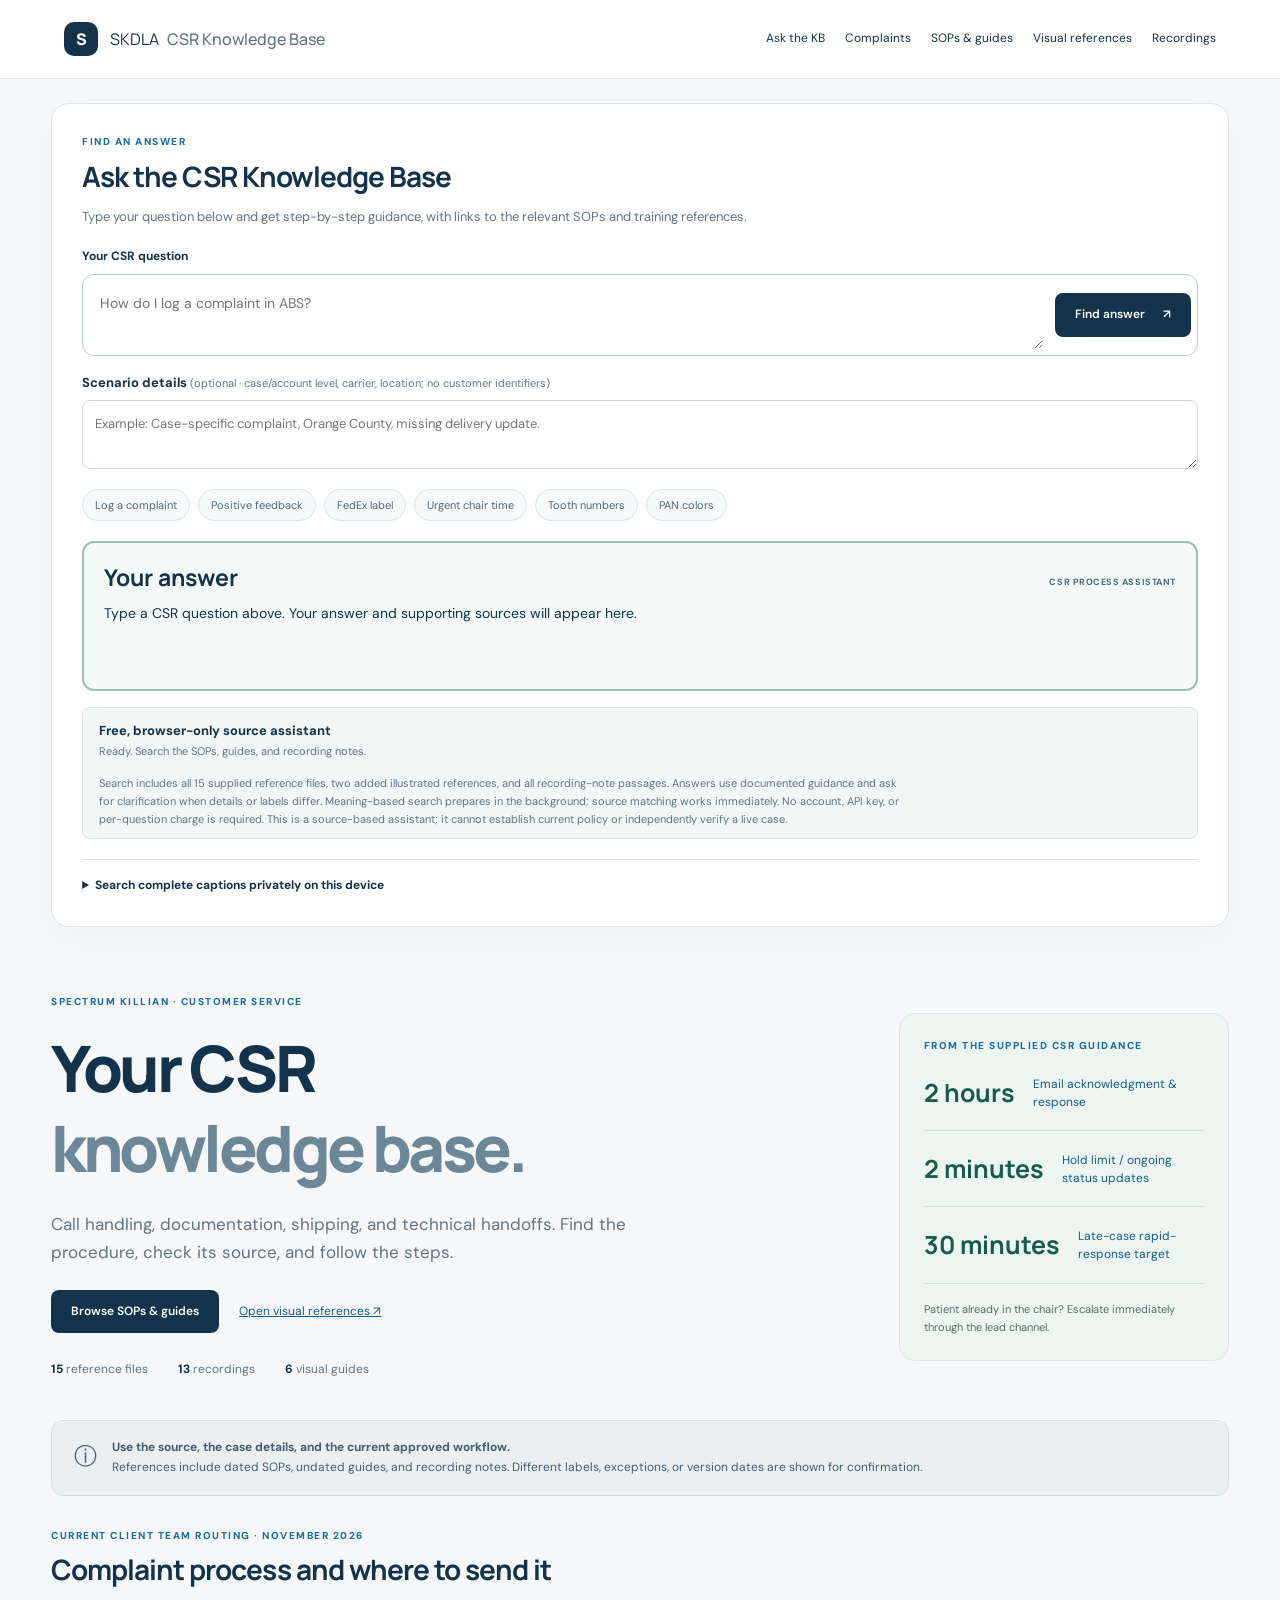
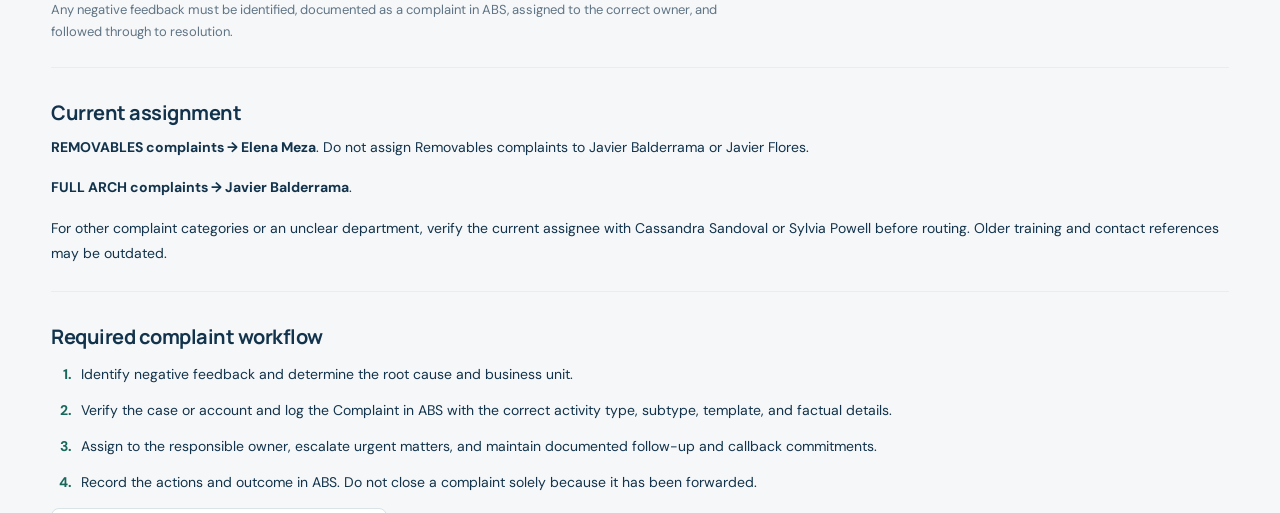
<file: index.html>
<!doctype html>
<html lang="en"><head><meta charset="utf-8"><meta name="viewport" content="width=device-width,initial-scale=1"><meta http-equiv="refresh" content="0;url=training/"><title>SKDLA CSR Knowledge Base</title><link rel="canonical" href="https://supportninja-source.github.io/skdla-de-knowledge-base/training/"></head><body><p><a href="training/">Open the SKDLA CSR Knowledge Base</a></p></body></html>
</file>
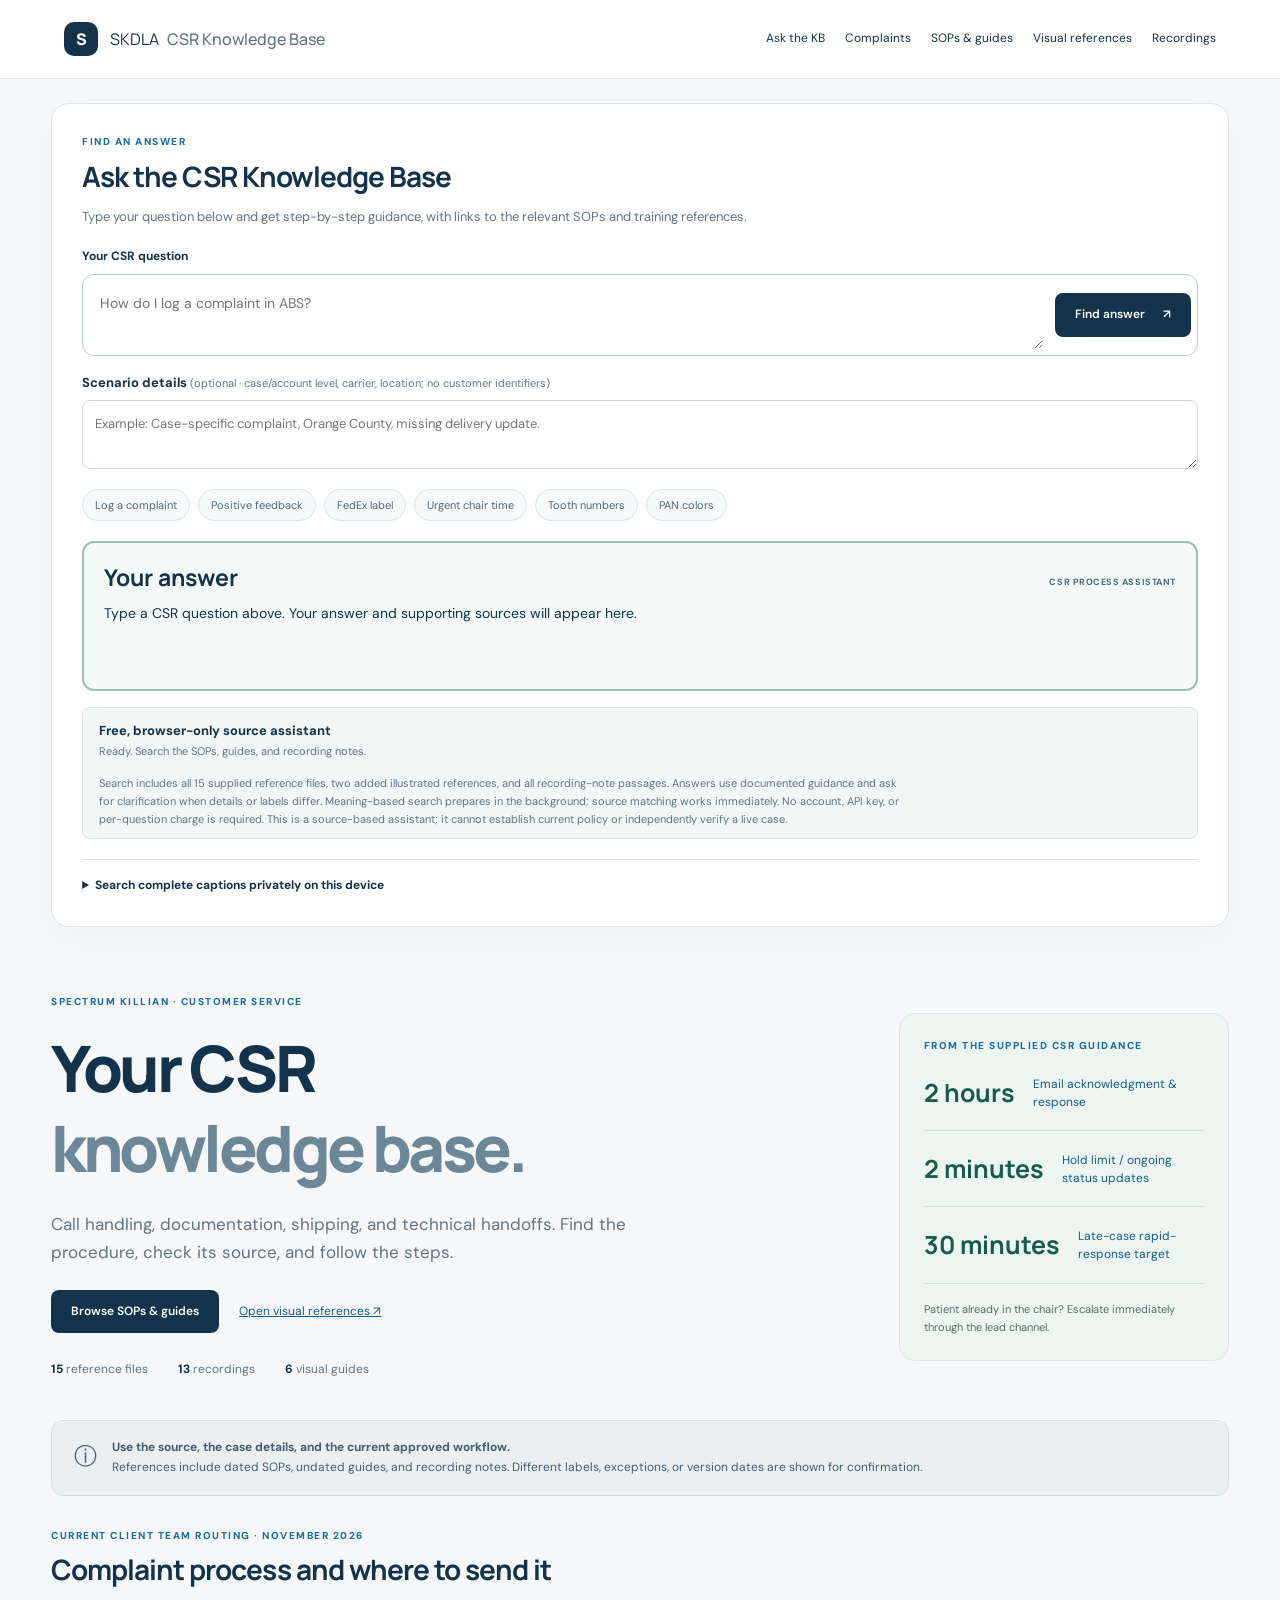
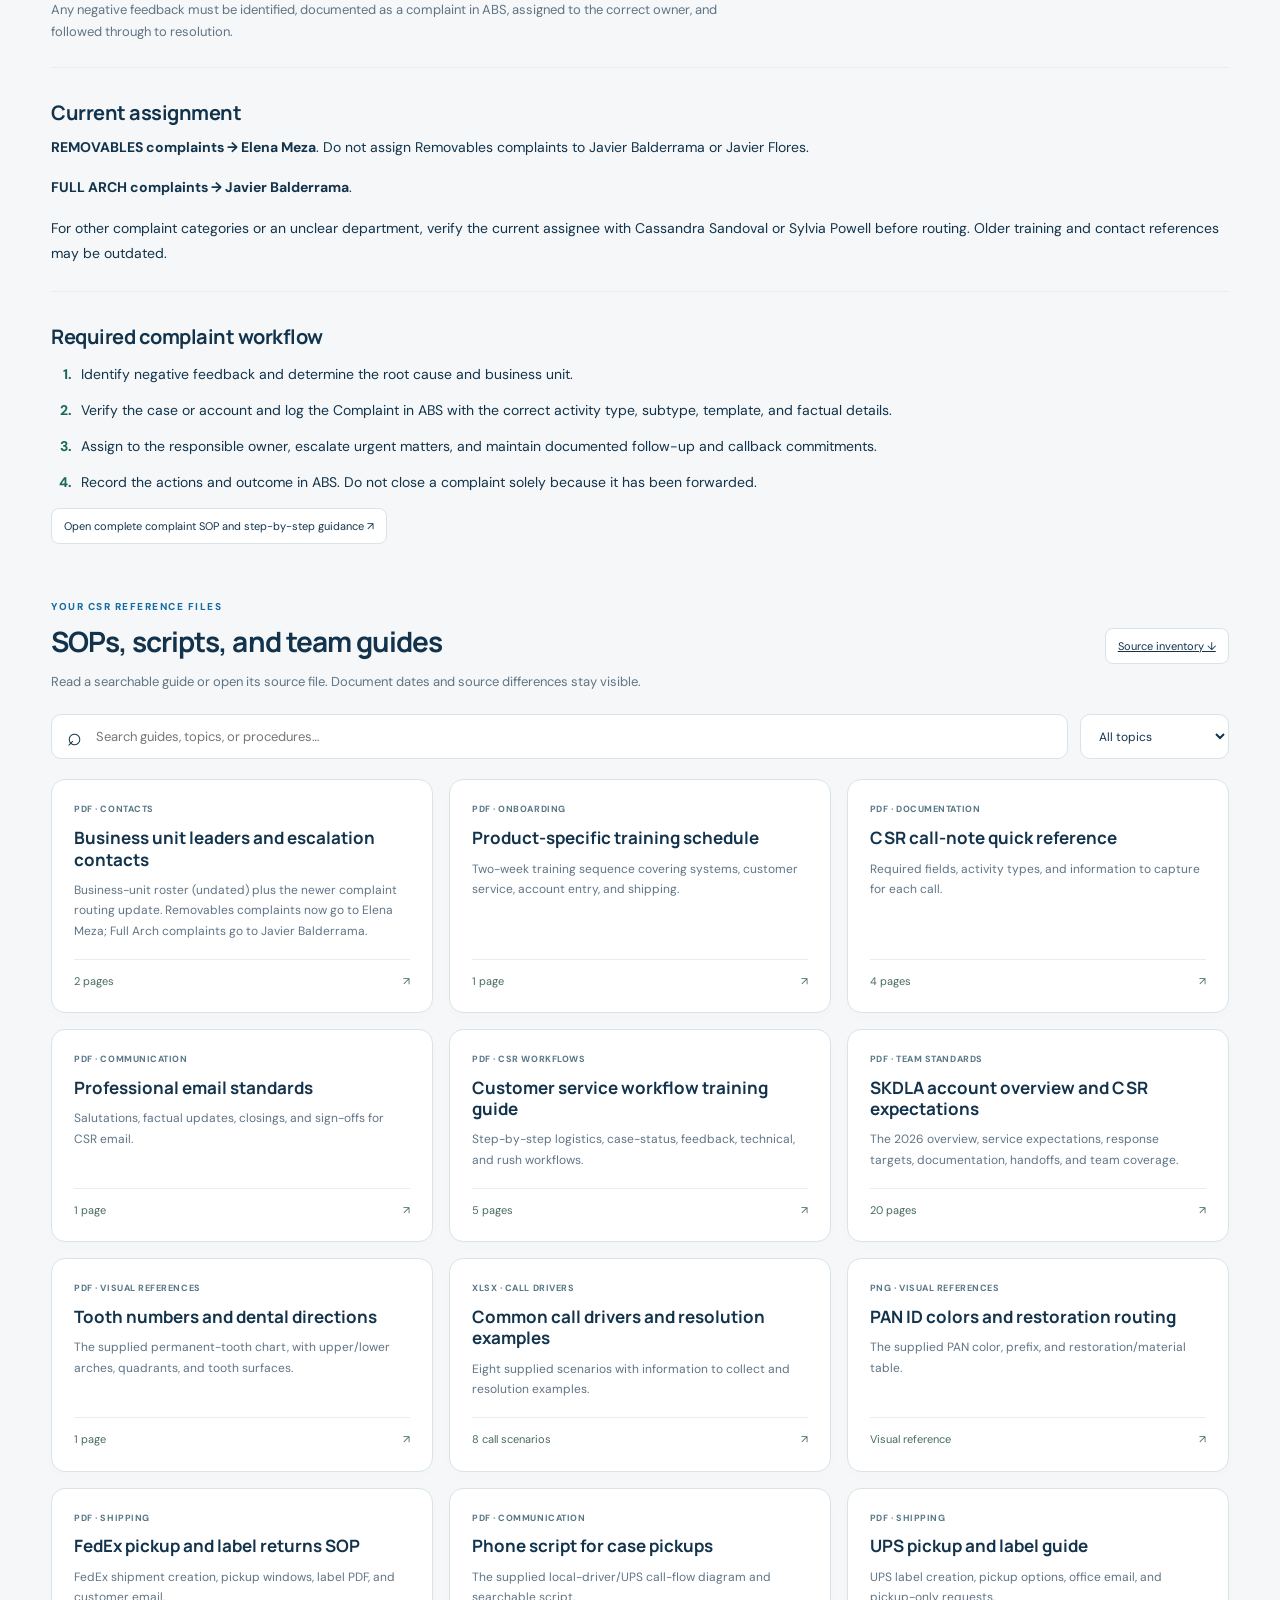
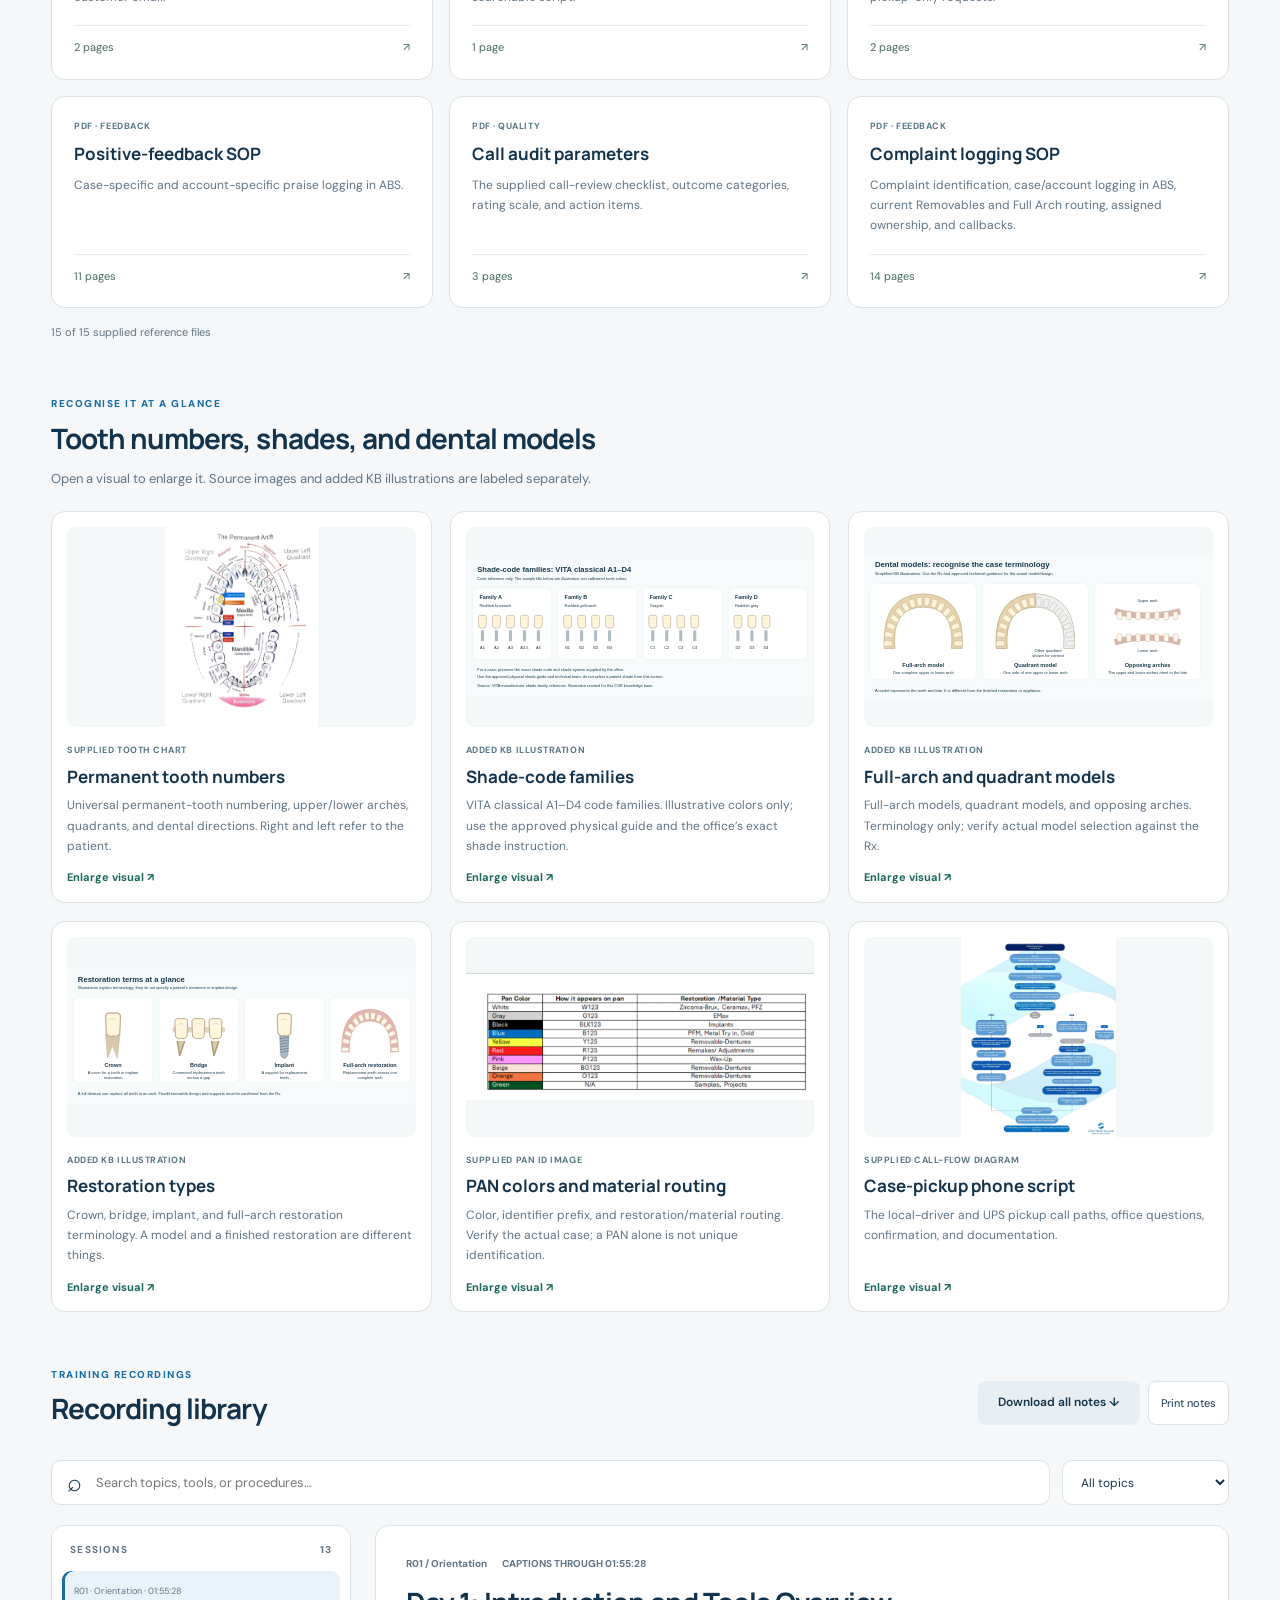
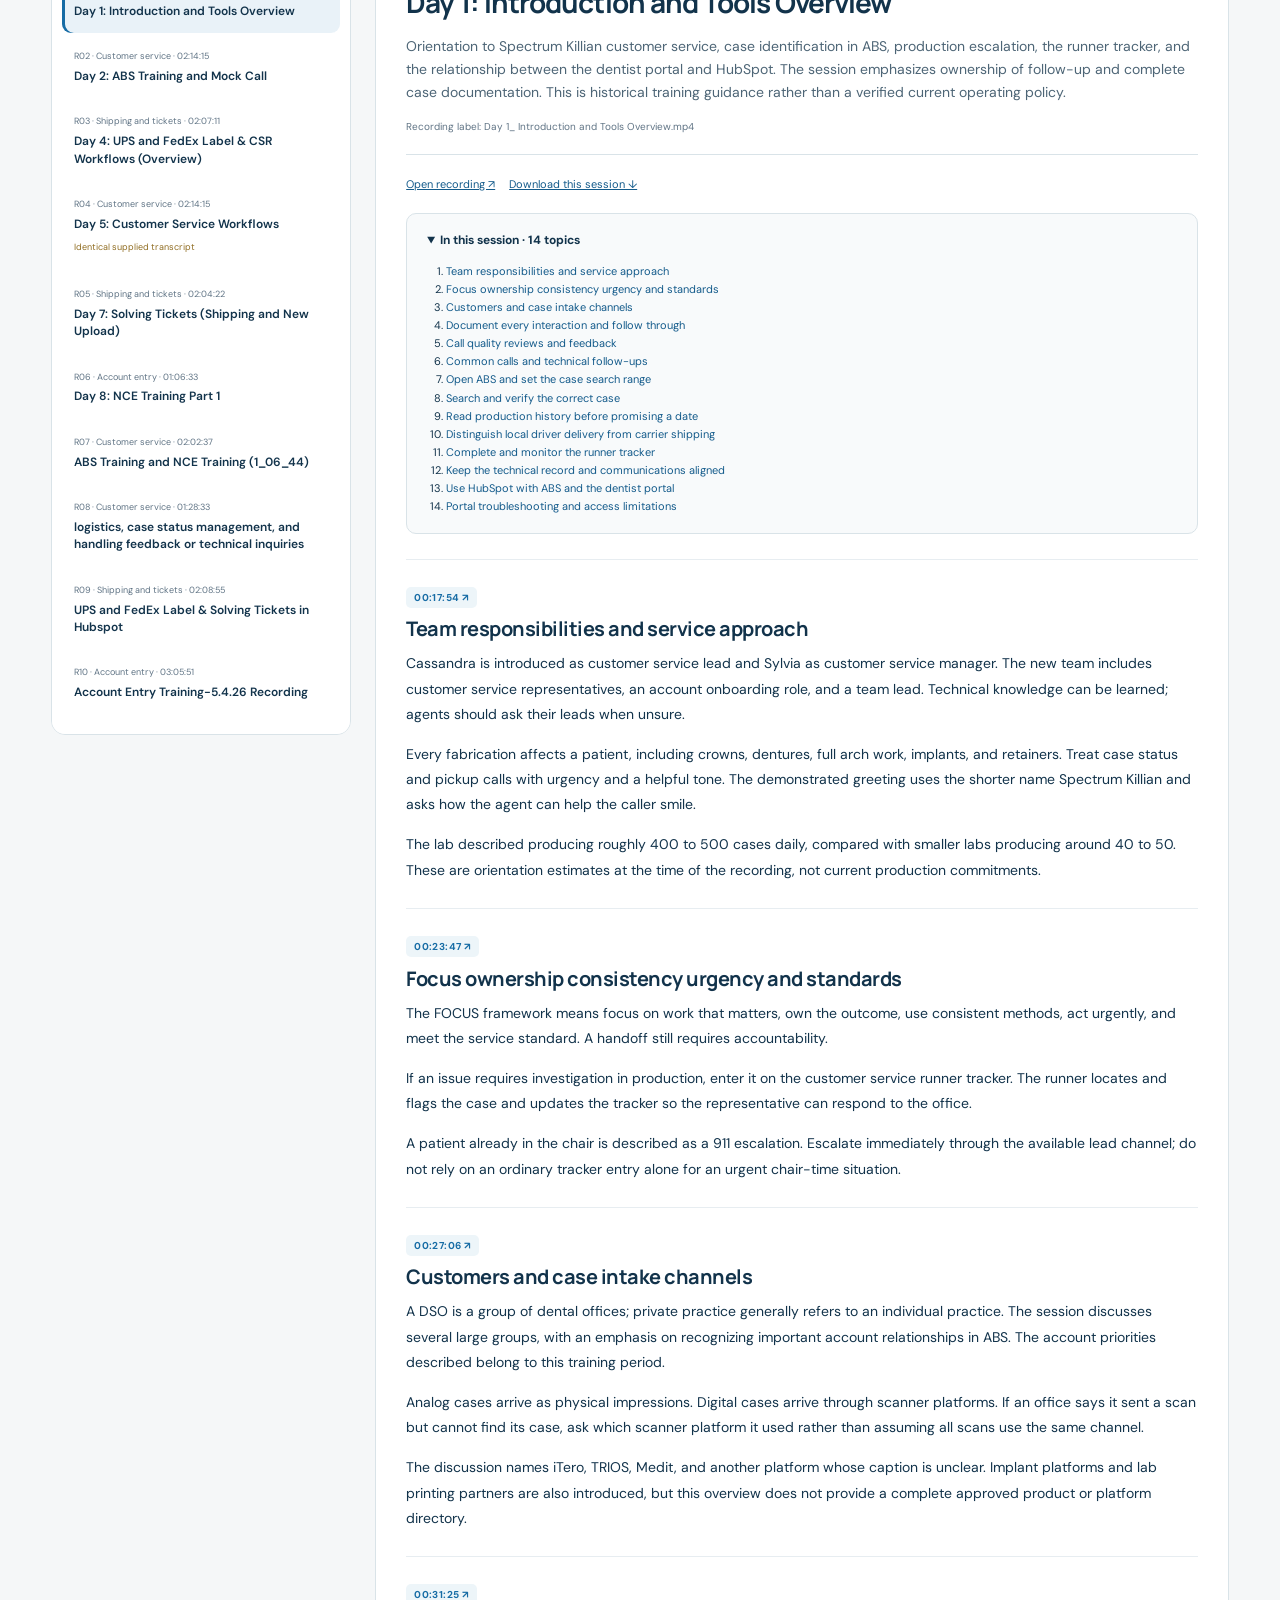
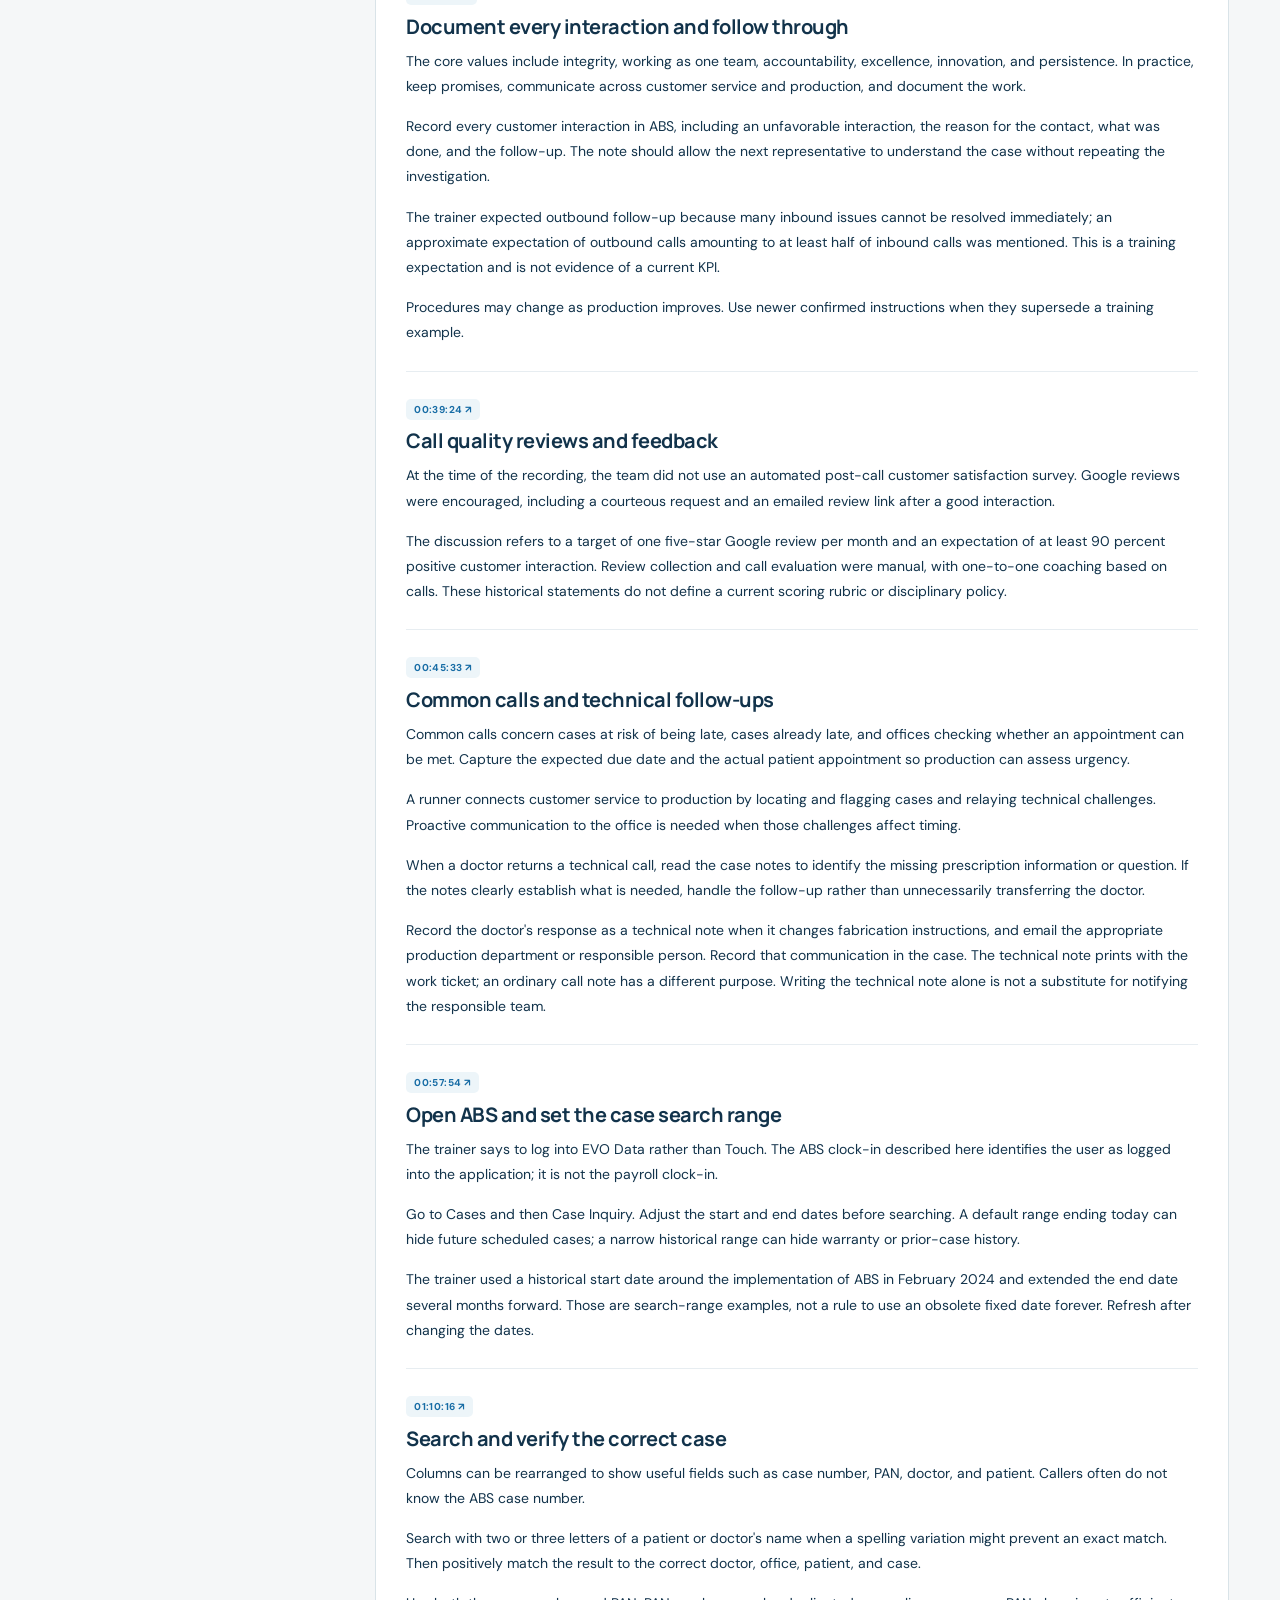
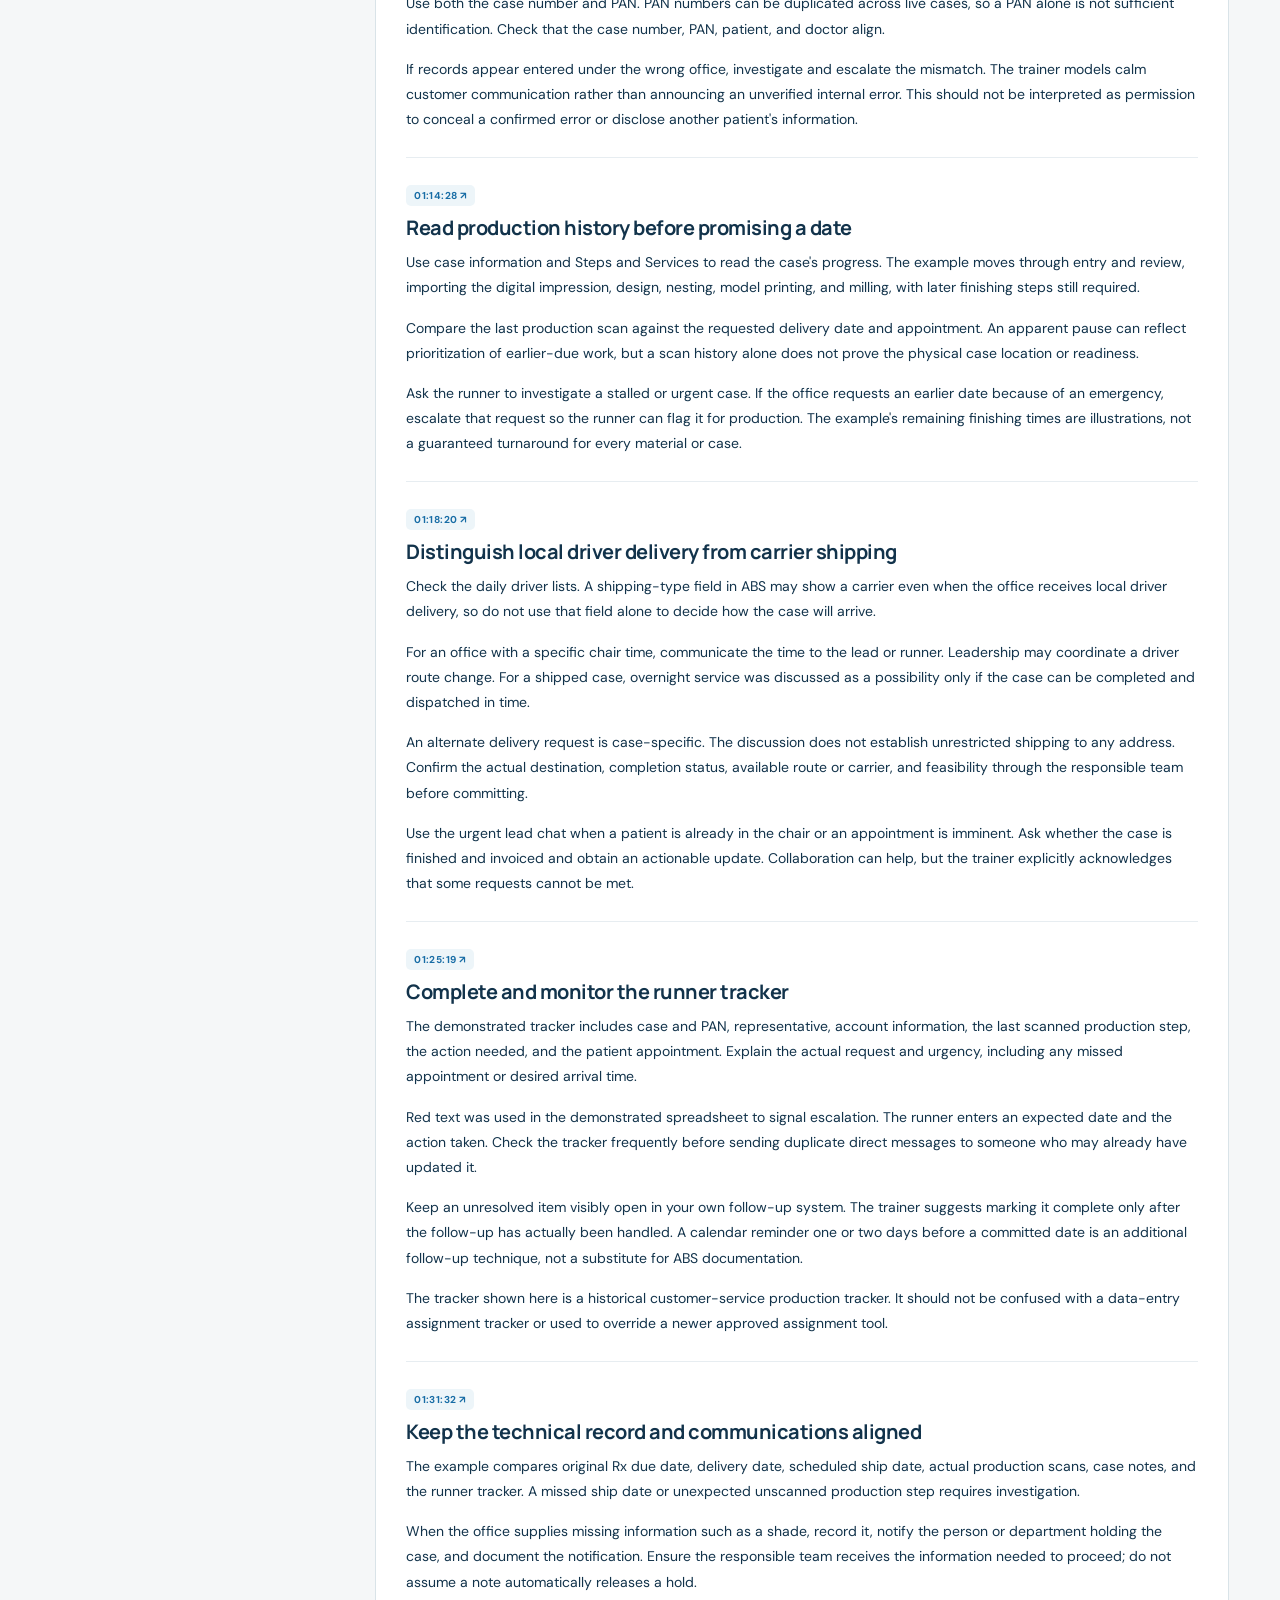
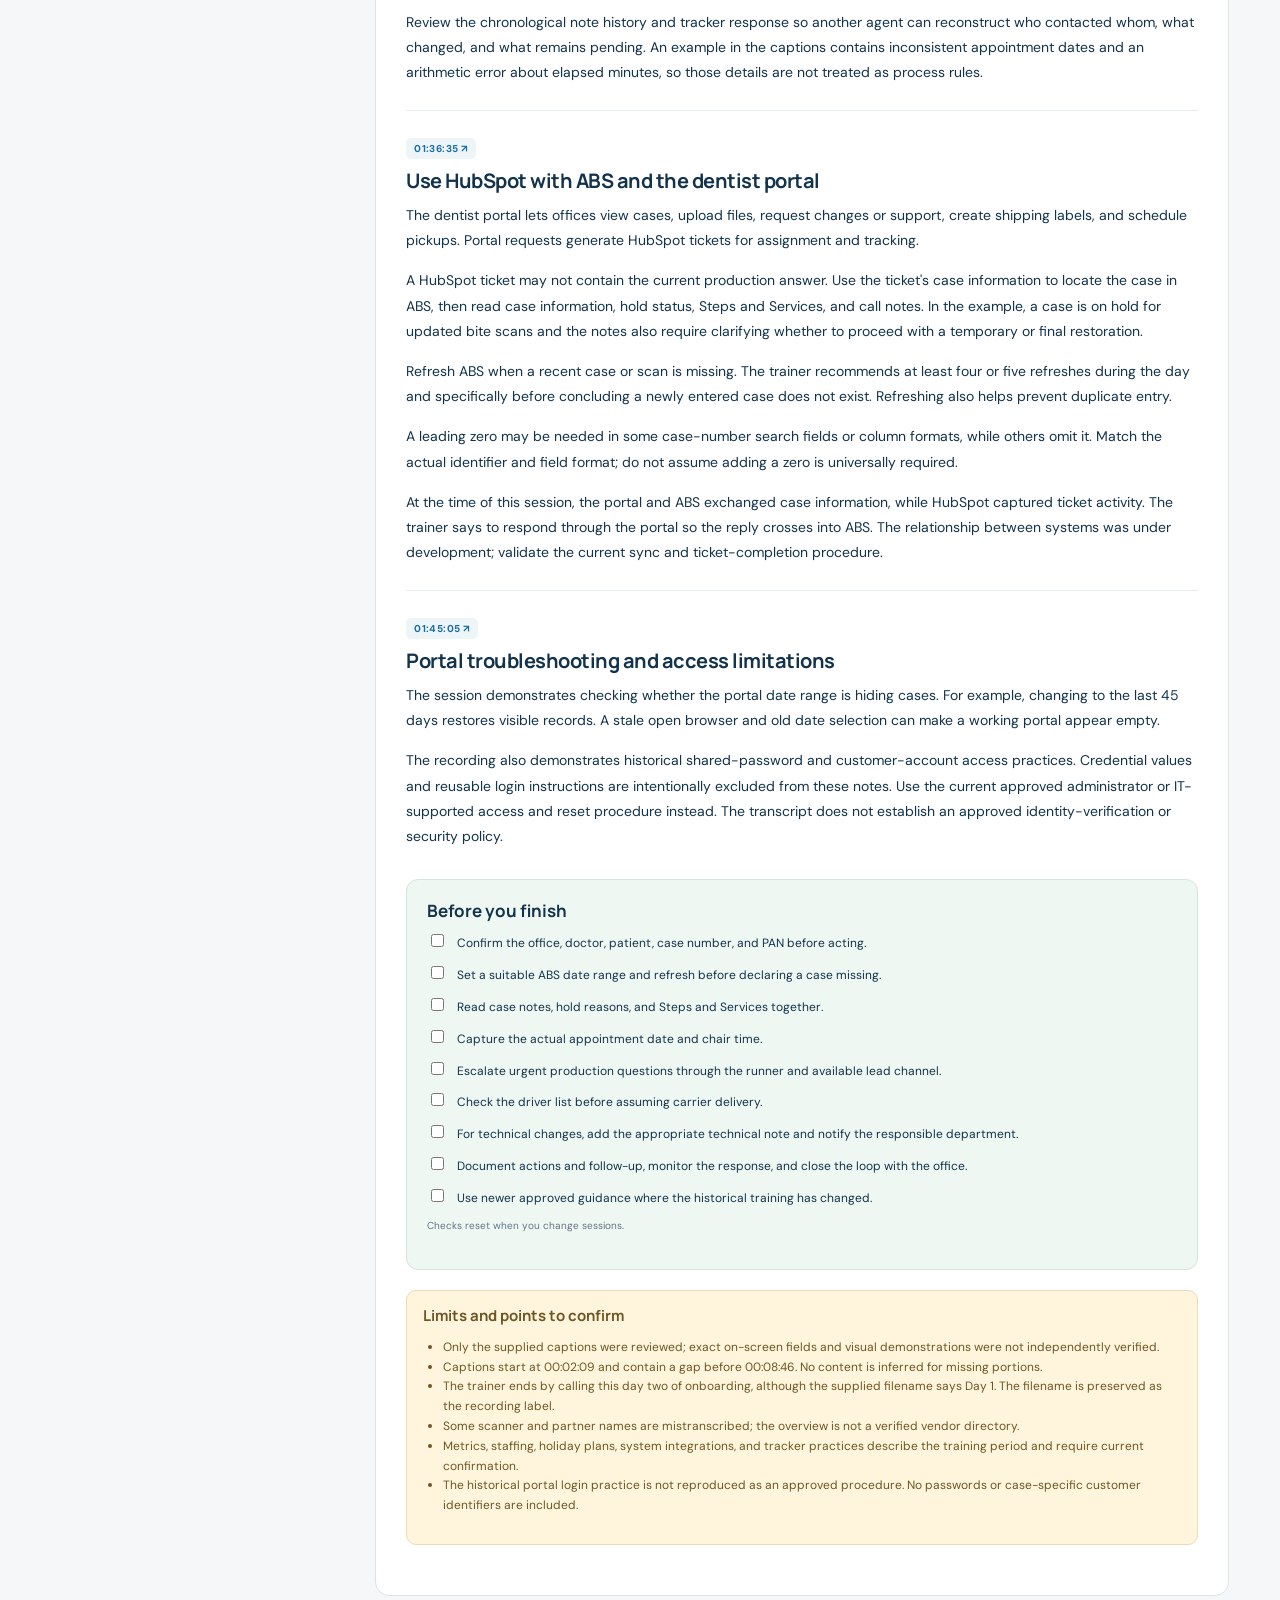
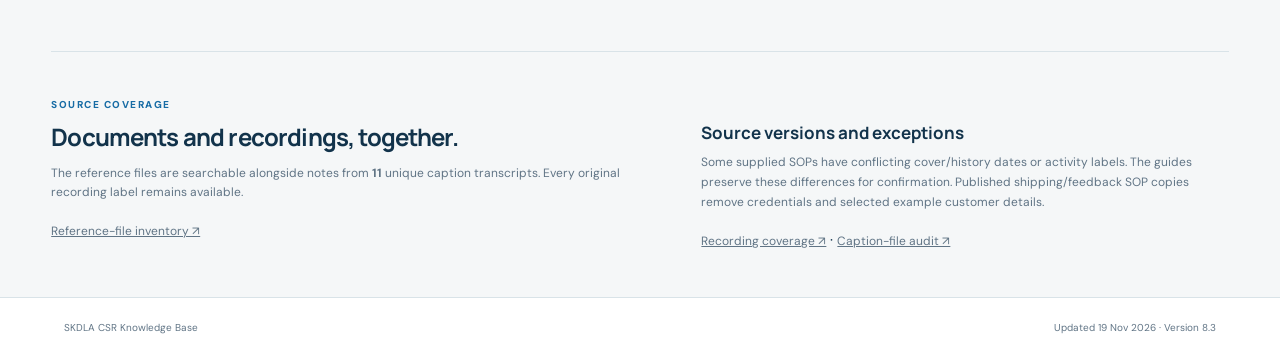
<file: training/index.html>
<!doctype html>
<html lang="en"><head><meta charset="utf-8"><meta name="viewport" content="width=device-width,initial-scale=1"><meta name="description" content="SKDLA CSR knowledge base: SOPs, call handling, shipping, visual references, and training recordings."><title>SKDLA CSR Knowledge Base</title><link rel="stylesheet" href="style.css?v=8.3"></head><body>
<a class="skip" href="#ask">Skip to the knowledge base</a>
<header><div class="brand"><span class="brand-icon" aria-hidden="true">S</span><span>SKDLA <b>CSR Knowledge Base</b></span></div><nav aria-label="Main navigation"><a href="#ask">Ask the KB</a><a href="#complaints">Complaints</a><a href="#documents">SOPs & guides</a><a href="#visuals">Visual references</a><a href="#library">Recordings</a></nav></header>
<main>
<section id="ask" class="ask-panel ask-top"><div><div class="eyebrow">FIND AN ANSWER</div><h2>Ask the CSR Knowledge Base</h2><p>Type your question below and get step-by-step guidance, with links to the relevant SOPs and training references.</p></div>
<form id="askForm"><label for="question">Your CSR question</label><div class="ask-input"><textarea id="question" rows="2" maxlength="600" placeholder="How do I log a complaint in ABS?" required></textarea><button type="submit" id="askButton">Find answer <span aria-hidden="true">↗</span></button></div></form>
<label class="scenario-label" for="scenario">Scenario details <span>(optional · case/account level, carrier, location; no customer identifiers)</span></label><textarea id="scenario" rows="2" maxlength="450" placeholder="Example: Case-specific complaint, Orange County, missing delivery update."></textarea>
<div class="examples"><button data-question="How do I log a case-specific complaint in ABS?">Log a complaint</button><button data-question="How do I record positive feedback in ABS?">Positive feedback</button><button data-question="How do I create a FedEx label?">FedEx label</button><button data-question="How do I handle a patient already in the chair?">Urgent chair time</button><button data-question="What is tooth number 8?">Tooth numbers</button><button data-question="What does a black PAN mean?">PAN colors</button></div>
<section id="answer" aria-live="polite"><div class="answer-heading"><h3 id="answerTitle">Your answer</h3><span id="answerBadge">CSR PROCESS ASSISTANT</span></div><div id="answerText">Type a CSR question above. Your answer and supporting sources will appear here.</div><p id="searchCoverage" class="search-coverage" role="status"></p><div id="answerSources"></div></section>
<div class="assistant-status"><strong>Free, browser-only source assistant</strong><p id="aiStatus" role="status">Ready. Search the SOPs, guides, and recording notes.</p><p class="ai-disclosure">Search includes all 15 supplied reference files, two added illustrated references, and all recording-note passages. Answers use documented guidance and ask for clarification when details or labels differ. Meaning-based search prepares in the background; source matching works immediately. No account, API key, or per-question charge is required. This is a source-based assistant; it cannot establish current policy or independently verify a live case.</p></div>
<details class="caption-panel"><summary>Search complete captions privately on this device</summary><p>Load original VTT caption files or your private caption bundle to search their complete wording alongside the CSR references. Files stay in this browser and are never uploaded. Imported captions clear when you reload.</p><label for="captionFiles">Choose caption files or private bundle</label><input id="captionFiles" type="file" accept=".vtt,.srt,.json" multiple><button id="clearCaptions" type="button" class="subtle" hidden>Clear imported captions</button><p id="captionStatus" role="status">Using the public CSR references and caption-derived notes.</p></details>
</section>
<section class="hero csr-hero"><div><div class="eyebrow">SPECTRUM KILLIAN · CUSTOMER SERVICE</div><h1>Your CSR<br><span>knowledge base.</span></h1><p>Call handling, documentation, shipping, and technical handoffs. Find the procedure, check its source, and follow the steps.</p><div class="hero-actions"><a class="button-link" href="#documents">Browse SOPs & guides</a><a href="#visuals">Open visual references ↗</a></div><div class="hero-meta"><span><strong id="documentCount">15</strong> reference files</span><span><strong id="recordingCount">13</strong> recordings</span><span><strong id="visualCount">6</strong> visual guides</span></div></div><aside class="quick-standards"><div class="eyebrow">FROM THE SUPPLIED CSR GUIDANCE</div><a href="#document=D06&topic=email" data-open-document="D06" data-topic="email"><strong>2 hours</strong><span>Email acknowledgment & response</span></a><a href="#document=D06&topic=hold" data-open-document="D06" data-topic="hold"><strong>2 minutes</strong><span>Hold limit / ongoing status updates</span></a><a href="#document=D05&topic=late" data-open-document="D05" data-topic="late"><strong>30 minutes</strong><span>Late-case rapid-response target</span></a><p>Patient already in the chair? Escalate immediately through the lead channel.</p></aside></section>
<div class="authority"><span aria-hidden="true">ⓘ</span><div><strong>Use the source, the case details, and the current approved workflow.</strong><br>References include dated SOPs, undated guides, and recording notes. Different labels, exceptions, or version dates are shown for confirmation.</div></div>
<section id="complaints" class="resource-section complaints-panel" aria-labelledby="complaintsHeading">
<div class="section-heading"><div><div class="eyebrow">CURRENT CLIENT TEAM ROUTING · NOVEMBER 2026</div><h2 id="complaintsHeading">Complaint process and where to send it</h2><p>Any negative feedback must be identified, documented as a complaint in ABS, assigned to the correct owner, and followed through to resolution.</p></div></div>
<div class="grid two-col">
<div class="note-section"><h3>Current assignment</h3><p><strong>REMOVABLES complaints → Elena Meza</strong>. Do not assign Removables complaints to Javier Balderrama or Javier Flores.</p><p><strong>FULL ARCH complaints → Javier Balderrama</strong>.</p><p>For other complaint categories or an unclear department, verify the current assignee with Cassandra Sandoval or Sylvia Powell before routing. Older training and contact references may be outdated.</p></div>
<div class="note-section"><h3>Required complaint workflow</h3><ol class="document-steps"><li>Identify negative feedback and determine the root cause and business unit.</li><li>Verify the case or account and log the Complaint in ABS with the correct activity type, subtype, template, and factual details.</li><li>Assign to the responsible owner, escalate urgent matters, and maintain documented follow-up and callback commitments.</li><li>Record the actions and outcome in ABS. Do not close a complaint solely because it has been forwarded.</li></ol></div></div>
<p><button type="button" class="subtle" data-open-document="D15" data-topic="triage">Open complete complaint SOP and step-by-step guidance ↗</button></p>
</section>
<section id="documents" class="resource-section"><div class="section-heading"><div><div class="eyebrow">YOUR CSR REFERENCE FILES</div><h2>SOPs, scripts, and team guides</h2><p>Read a searchable guide or open its source file. Document dates and source differences stay visible.</p></div><a class="subtle" href="resource-manifest.json" download>Source inventory ↓</a></div><div class="library-toolbar"><label class="search-label"><span aria-hidden="true">⌕</span><input id="resourceSearch" type="search" placeholder="Search guides, topics, or procedures…" aria-label="Search CSR reference files"></label><select id="resourceCategory" aria-label="Filter CSR reference files"><option value="">All topics</option></select></div><article id="resourceDetail" hidden tabindex="-1"></article><div id="resourceGrid" class="resource-grid"></div><p id="resourceResultCount" class="resource-count" role="status"></p></section>
<section id="visuals" class="resource-section"><div class="section-heading"><div><div class="eyebrow">RECOGNISE IT AT A GLANCE</div><h2>Tooth numbers, shades, and dental models</h2><p>Open a visual to enlarge it. Source images and added KB illustrations are labeled separately.</p></div></div><div id="visualGrid" class="visual-grid"></div></section>
<section id="library"><div class="section-heading"><div><div class="eyebrow">TRAINING RECORDINGS</div><h2>Recording library</h2></div><div class="downloads"><a class="button-link" href="training-notes.md" download>Download all notes ↓</a><button id="print" class="subtle">Print notes</button></div></div>
<div class="library-toolbar"><label class="search-label"><span aria-hidden="true">⌕</span><input id="search" type="search" placeholder="Search topics, tools, or procedures…" aria-label="Search recording notes"></label><select id="category" aria-label="Filter by training topic"><option value="">All topics</option><option>Orientation</option><option>Customer service</option><option>Shipping and tickets</option><option>Account entry</option></select></div>
<div class="library-layout"><aside><div class="sidebar-heading">SESSIONS <span id="resultCount"></span></div><div id="sessionList"></div><div class="sidebar-foot">All 13 filenames are preserved.<br>Two transcript pairs are identical.</div></aside><article id="recording" tabindex="-1"></article></div>
</section>

<section class="coverage"><div><div class="eyebrow">SOURCE COVERAGE</div><h2>Documents and recordings, together.</h2><p>The reference files are searchable alongside notes from <strong id="uniqueCount">11</strong> unique caption transcripts. Every original recording label remains available.</p><a href="resource-manifest.json" download>Reference-file inventory ↗</a></div><div><h3>Source versions and exceptions</h3><p>Some supplied SOPs have conflicting cover/history dates or activity labels. The guides preserve these differences for confirmation. Published shipping/feedback SOP copies remove credentials and selected example customer details.</p><a href="coverage.json" download>Recording coverage ↗</a> · <a href="caption-audit.json" download>Caption-file audit ↗</a></div></section>
</main><footer><span>SKDLA CSR Knowledge Base</span><span>Updated 19 Nov 2026 · Version 8.3</span></footer>
<dialog id="visualDialog"><div class="visual-dialog-heading"><h2 id="visualDialogTitle"></h2><button id="closeVisual" class="subtle" type="button">Close ×</button></div><p id="visualDialogDescription"></p><img id="visualDialogImage" alt=""><div class="visual-dialog-links"><a id="visualFullSize" target="_blank" rel="noopener">Open full-size image ↗</a><button id="visualReadGuide" class="subtle" type="button">Read related guide</button></div></dialog>
<script src="data.js"></script><script src="resources.js?v=8"></script><script src="search.js?v=8"></script><script src="caption-search.js?v=8"></script><script src="answer-core.js?v=8"></script><script src="process-answers.js?v=8"></script><script src="document-answers.js?v=8"></script><script src="process-assistant.js?v=8"></script><script src="app.js?v=8"></script><script src="resources-ui.js?v=8"></script>
</body></html>
</file>
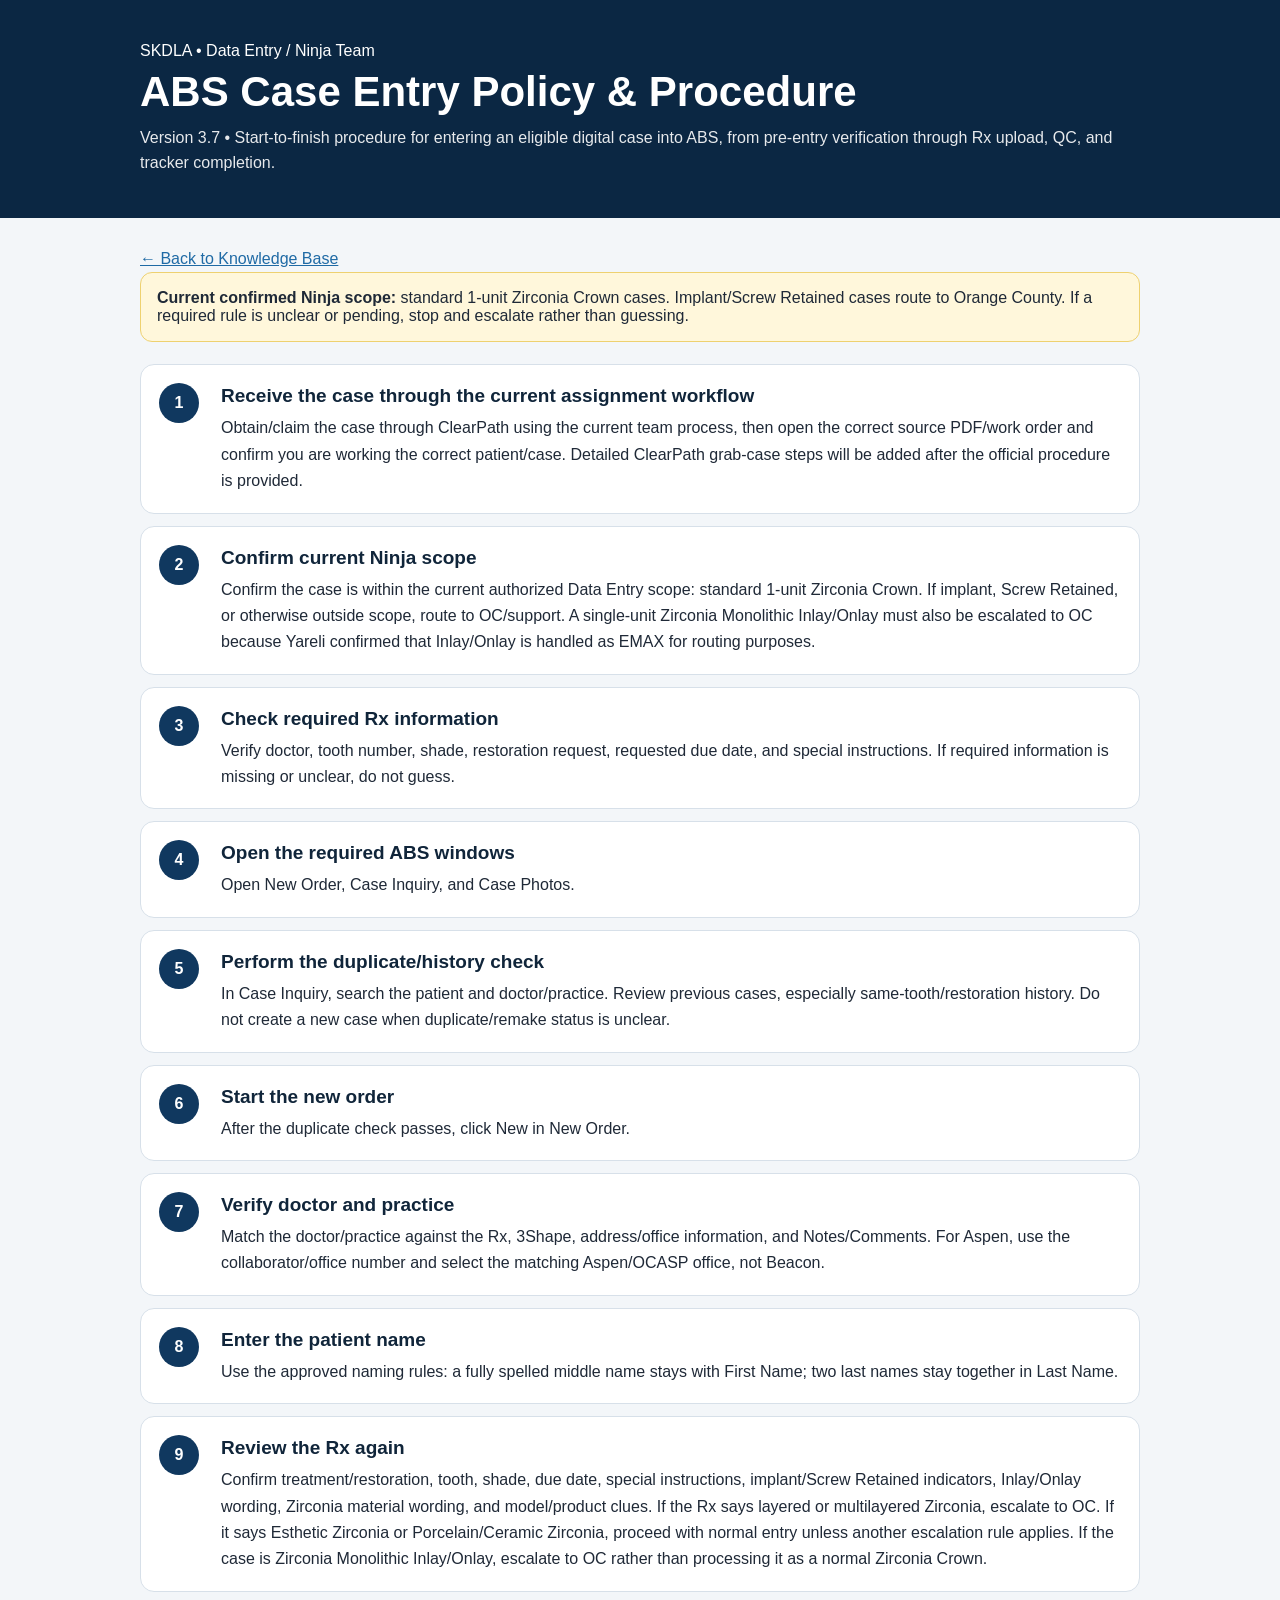
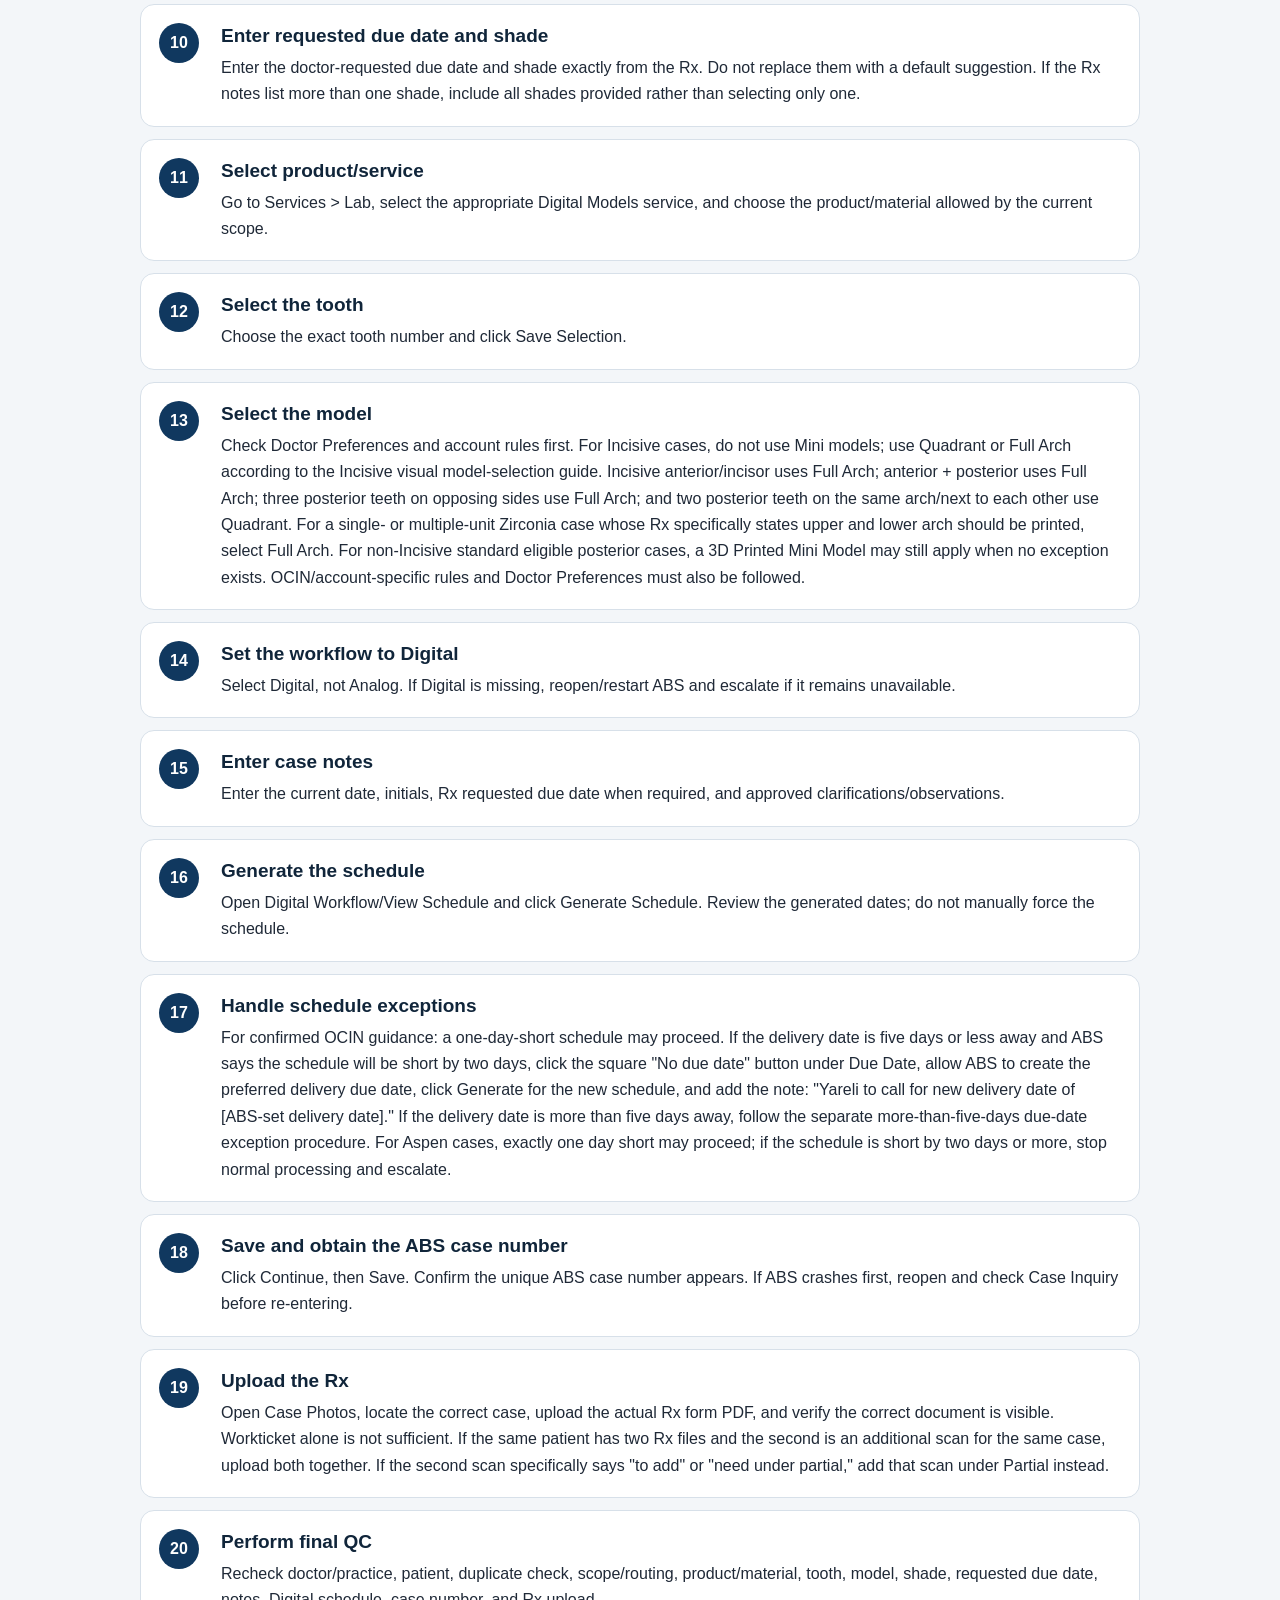
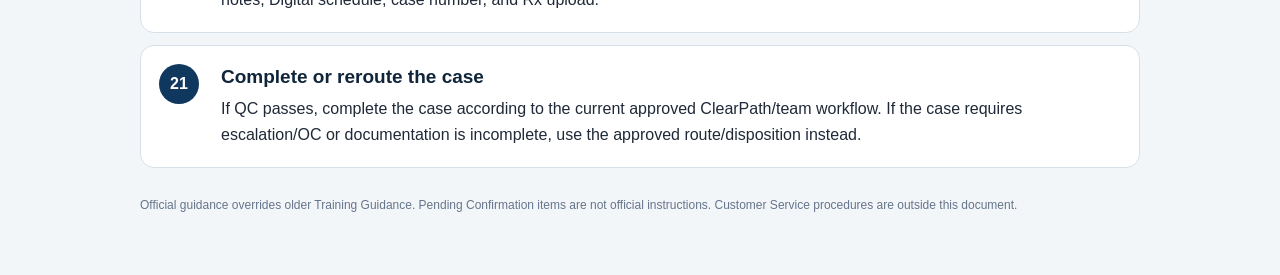
<file: abs-case-entry.html>
<!doctype html><html lang="en"><head><meta charset="utf-8"><meta name="viewport" content="width=device-width,initial-scale=1"><title>ABS Case Entry Policy & Procedure | SKDLA Data Entry</title><style>body{margin:0;font-family:"Segoe UI",Arial,sans-serif;background:#f3f6f9;color:#1f2937}header{background:#0b2743;color:white;padding:42px 20px}header div,main{max-width:1000px;margin:auto}h1{margin:.2em 0;font-size:42px}.sub{opacity:.9;line-height:1.6}main{padding:28px 20px 60px}.callout{background:#fff7db;border:1px solid #eed170;padding:16px;border-radius:12px;margin-bottom:22px}.step{display:grid;grid-template-columns:48px 1fr;gap:14px;background:white;border:1px solid #d7e0e9;border-radius:14px;padding:18px;margin:12px 0}.n{width:40px;height:40px;border-radius:50%;display:flex;align-items:center;justify-content:center;background:#10385f;color:white;font-weight:800}h2{margin:2px 0 8px;font-size:19px;color:#10253a}p{margin:0;line-height:1.65}.footer{font-size:12px;color:#65758b;margin-top:28px}a{color:#1f6aa5}@media(max-width:600px){h1{font-size:32px}.step{grid-template-columns:40px 1fr}}</style></head><body><header><div><div>SKDLA • Data Entry / Ninja Team</div><h1>ABS Case Entry Policy & Procedure</h1><p class="sub">Version 3.7 • Start-to-finish procedure for entering an eligible digital case into ABS, from pre-entry verification through Rx upload, QC, and tracker completion.</p></div></header><main><p><a href="./index.html">← Back to Knowledge Base</a></p><div class="callout"><b>Current confirmed Ninja scope:</b> standard 1-unit Zirconia Crown cases. Implant/Screw Retained cases route to Orange County. If a required rule is unclear or pending, stop and escalate rather than guessing.</div>
<section class="step"><div class="n">1</div><div><h2>Receive the case through the current assignment workflow</h2><p>Obtain/claim the case through ClearPath using the current team process, then open the correct source PDF/work order and confirm you are working the correct patient/case. Detailed ClearPath grab-case steps will be added after the official procedure is provided.</p></div></section><section class="step"><div class="n">2</div><div><h2>Confirm current Ninja scope</h2><p>Confirm the case is within the current authorized Data Entry scope: standard 1-unit Zirconia Crown. If implant, Screw Retained, or otherwise outside scope, route to OC/support. A single-unit Zirconia Monolithic Inlay/Onlay must also be escalated to OC because Yareli confirmed that Inlay/Onlay is handled as EMAX for routing purposes.</p></div></section><section class="step"><div class="n">3</div><div><h2>Check required Rx information</h2><p>Verify doctor, tooth number, shade, restoration request, requested due date, and special instructions. If required information is missing or unclear, do not guess.</p></div></section><section class="step"><div class="n">4</div><div><h2>Open the required ABS windows</h2><p>Open New Order, Case Inquiry, and Case Photos.</p></div></section><section class="step"><div class="n">5</div><div><h2>Perform the duplicate/history check</h2><p>In Case Inquiry, search the patient and doctor/practice. Review previous cases, especially same-tooth/restoration history. Do not create a new case when duplicate/remake status is unclear.</p></div></section><section class="step"><div class="n">6</div><div><h2>Start the new order</h2><p>After the duplicate check passes, click New in New Order.</p></div></section><section class="step"><div class="n">7</div><div><h2>Verify doctor and practice</h2><p>Match the doctor/practice against the Rx, 3Shape, address/office information, and Notes/Comments. For Aspen, use the collaborator/office number and select the matching Aspen/OCASP office, not Beacon.</p></div></section><section class="step"><div class="n">8</div><div><h2>Enter the patient name</h2><p>Use the approved naming rules: a fully spelled middle name stays with First Name; two last names stay together in Last Name.</p></div></section><section class="step"><div class="n">9</div><div><h2>Review the Rx again</h2><p>Confirm treatment/restoration, tooth, shade, due date, special instructions, implant/Screw Retained indicators, Inlay/Onlay wording, Zirconia material wording, and model/product clues. If the Rx says layered or multilayered Zirconia, escalate to OC. If it says Esthetic Zirconia or Porcelain/Ceramic Zirconia, proceed with normal entry unless another escalation rule applies. If the case is Zirconia Monolithic Inlay/Onlay, escalate to OC rather than processing it as a normal Zirconia Crown.</p></div></section><section class="step"><div class="n">10</div><div><h2>Enter requested due date and shade</h2><p>Enter the doctor-requested due date and shade exactly from the Rx. Do not replace them with a default suggestion. If the Rx notes list more than one shade, include all shades provided rather than selecting only one.</p></div></section><section class="step"><div class="n">11</div><div><h2>Select product/service</h2><p>Go to Services > Lab, select the appropriate Digital Models service, and choose the product/material allowed by the current scope.</p></div></section><section class="step"><div class="n">12</div><div><h2>Select the tooth</h2><p>Choose the exact tooth number and click Save Selection.</p></div></section><section class="step"><div class="n">13</div><div><h2>Select the model</h2><p>Check Doctor Preferences and account rules first. For Incisive cases, do not use Mini models; use Quadrant or Full Arch according to the Incisive visual model-selection guide. Incisive anterior/incisor uses Full Arch; anterior + posterior uses Full Arch; three posterior teeth on opposing sides use Full Arch; and two posterior teeth on the same arch/next to each other use Quadrant. For a single- or multiple-unit Zirconia case whose Rx specifically states upper and lower arch should be printed, select Full Arch. For non-Incisive standard eligible posterior cases, a 3D Printed Mini Model may still apply when no exception exists. OCIN/account-specific rules and Doctor Preferences must also be followed.</p></div></section><section class="step"><div class="n">14</div><div><h2>Set the workflow to Digital</h2><p>Select Digital, not Analog. If Digital is missing, reopen/restart ABS and escalate if it remains unavailable.</p></div></section><section class="step"><div class="n">15</div><div><h2>Enter case notes</h2><p>Enter the current date, initials, Rx requested due date when required, and approved clarifications/observations.</p></div></section><section class="step"><div class="n">16</div><div><h2>Generate the schedule</h2><p>Open Digital Workflow/View Schedule and click Generate Schedule. Review the generated dates; do not manually force the schedule.</p></div></section><section class="step"><div class="n">17</div><div><h2>Handle schedule exceptions</h2><p>For confirmed OCIN guidance: a one-day-short schedule may proceed. If the delivery date is five days or less away and ABS says the schedule will be short by two days, click the square "No due date" button under Due Date, allow ABS to create the preferred delivery due date, click Generate for the new schedule, and add the note: "Yareli to call for new delivery date of [ABS-set delivery date]." If the delivery date is more than five days away, follow the separate more-than-five-days due-date exception procedure. For Aspen cases, exactly one day short may proceed; if the schedule is short by two days or more, stop normal processing and escalate.</p></div></section><section class="step"><div class="n">18</div><div><h2>Save and obtain the ABS case number</h2><p>Click Continue, then Save. Confirm the unique ABS case number appears. If ABS crashes first, reopen and check Case Inquiry before re-entering.</p></div></section><section class="step"><div class="n">19</div><div><h2>Upload the Rx</h2><p>Open Case Photos, locate the correct case, upload the actual Rx form PDF, and verify the correct document is visible. Workticket alone is not sufficient. If the same patient has two Rx files and the second is an additional scan for the same case, upload both together. If the second scan specifically says "to add" or "need under partial," add that scan under Partial instead.</p></div></section><section class="step"><div class="n">20</div><div><h2>Perform final QC</h2><p>Recheck doctor/practice, patient, duplicate check, scope/routing, product/material, tooth, model, shade, requested due date, notes, Digital schedule, case number, and Rx upload.</p></div></section><section class="step"><div class="n">21</div><div><h2>Complete or reroute the case</h2><p>If QC passes, complete the case according to the current approved ClearPath/team workflow. If the case requires escalation/OC or documentation is incomplete, use the approved route/disposition instead.</p></div></section>
<p class="footer">Official guidance overrides older Training Guidance. Pending Confirmation items are not official instructions. Customer Service procedures are outside this document.</p></main></body></html>
</file>
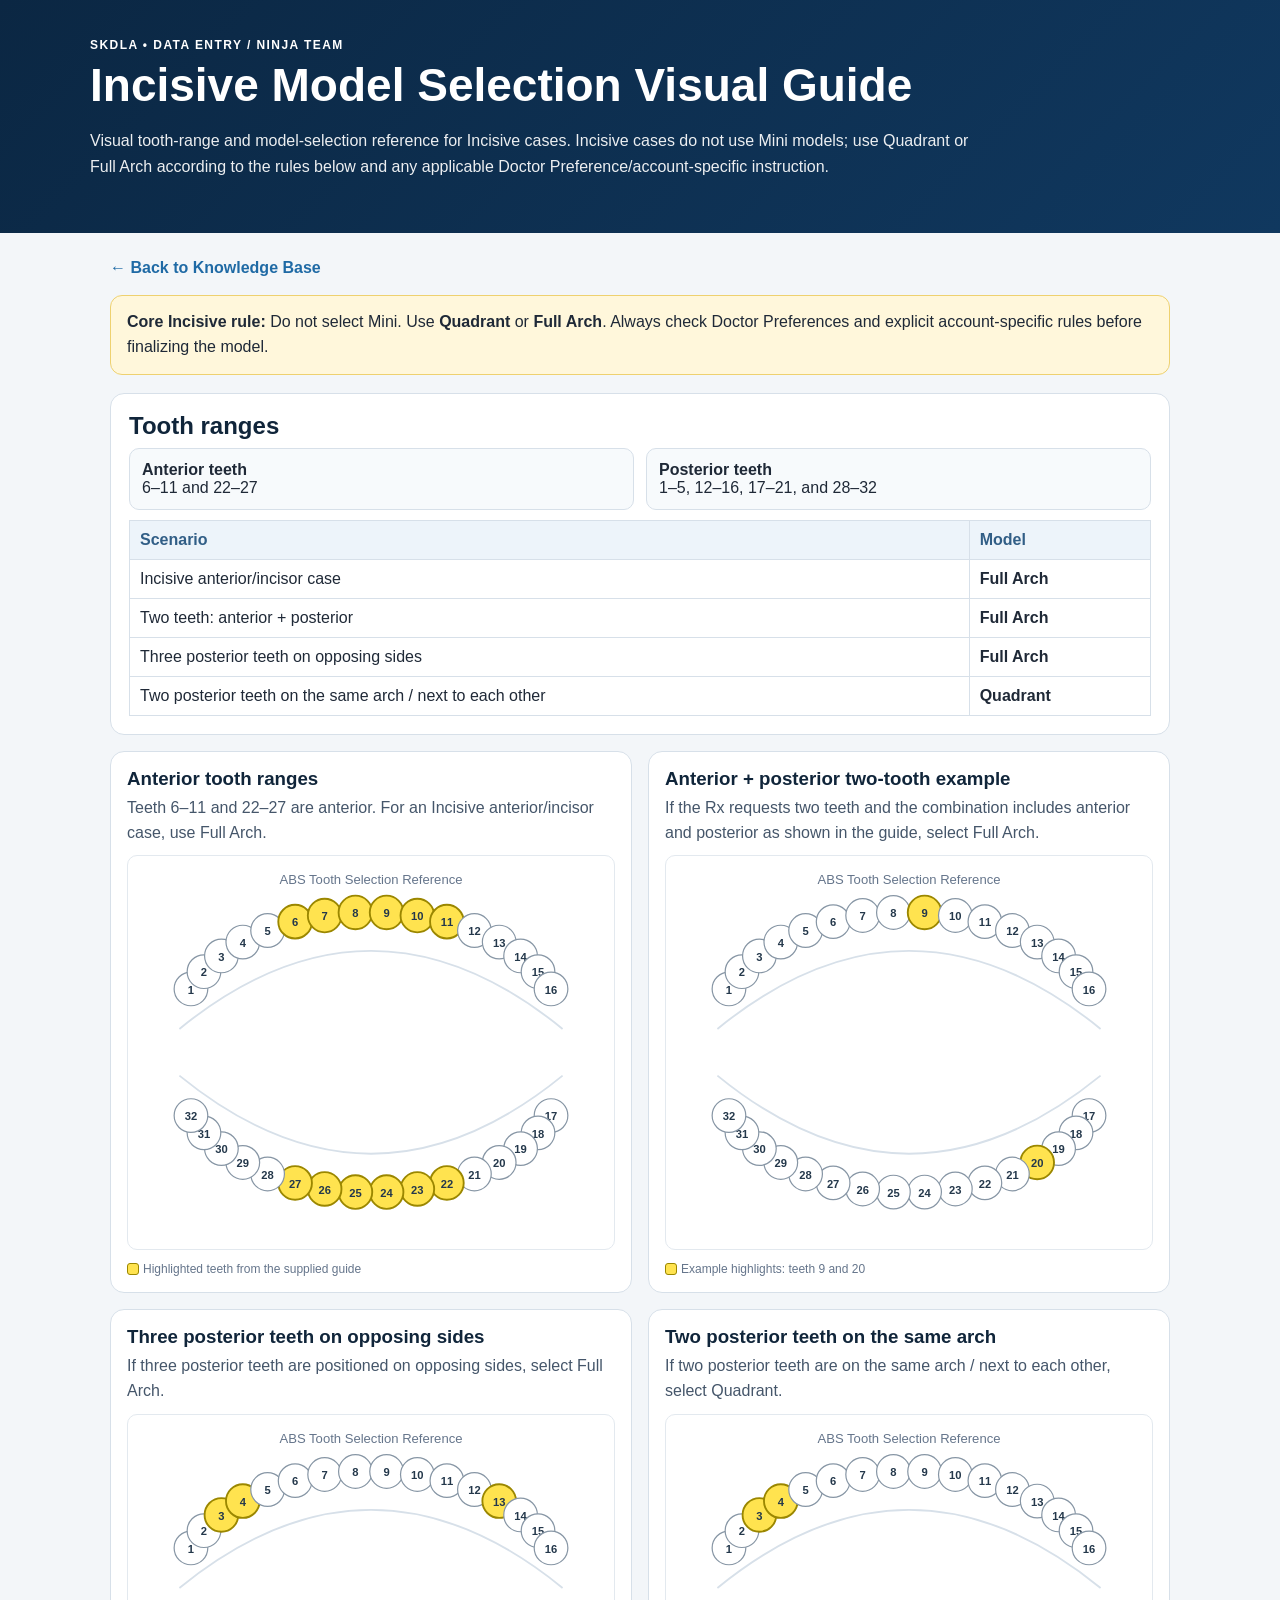
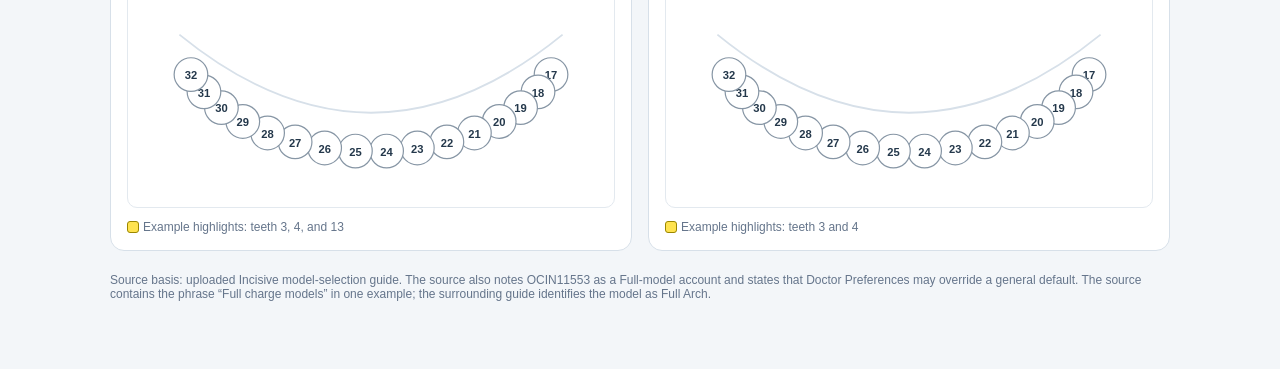
<file: model-selection-guide.html>
<!doctype html>
<html lang="en">
<head>
<meta charset="utf-8">
<meta name="viewport" content="width=device-width,initial-scale=1">
<title>Incisive Model Selection Visual Guide | SKDLA Data Entry</title>
<style>
:root{--navy:#10385f;--navy2:#0b2743;--bg:#f3f6f9;--line:#d7e0e9;--muted:#65758b;--yellow:#ffe34f}
*{box-sizing:border-box}body{margin:0;font-family:"Segoe UI",Arial,sans-serif;background:var(--bg);color:#1f2937}
header{background:linear-gradient(135deg,var(--navy2),var(--navy));color:#fff;padding:38px 20px}header>div,main{max-width:1100px;margin:auto}
h1{margin:6px 0;font-size:clamp(30px,5vw,46px)}.sub{max-width:900px;line-height:1.6;opacity:.92}
main{padding:26px 20px 56px}.back{display:inline-block;margin-bottom:18px;color:#1f6aa5;text-decoration:none;font-weight:700}
.notice{background:#fff7db;border:1px solid #eed170;border-radius:12px;padding:14px 16px;margin-bottom:18px;line-height:1.55}
.rule{background:#fff;border:1px solid var(--line);border-radius:14px;padding:18px;margin-bottom:16px}
.rule h2{margin:0 0 8px;color:#10253a}.rule p,.rule li{line-height:1.62}.ranges{display:grid;grid-template-columns:1fr 1fr;gap:12px}.range{background:#f7fafc;border:1px solid var(--line);border-radius:10px;padding:12px}
.gallery{display:grid;grid-template-columns:repeat(2,minmax(0,1fr));gap:16px}.card{background:#fff;border:1px solid var(--line);border-radius:14px;padding:16px}.card h3{margin:0 0 6px;color:#10253a}.card p{margin:0 0 10px;line-height:1.55;color:#45566a}.map{width:100%;height:auto;background:#fff;border:1px solid #e3e9ef;border-radius:10px}
.legend{font-size:12px;color:var(--muted);margin-top:8px}.yellow{display:inline-block;width:12px;height:12px;background:var(--yellow);border:1px solid #9b8700;border-radius:3px;vertical-align:-2px;margin-right:4px}
table{width:100%;border-collapse:collapse;margin-top:10px}th,td{border:1px solid var(--line);padding:10px;text-align:left}th{background:#edf4fa;color:#315e86}
.footer{font-size:12px;color:var(--muted);margin-top:22px}@media(max-width:760px){.gallery,.ranges{grid-template-columns:1fr}}
</style>
</head>
<body>
<header><div><div style="font-size:12px;letter-spacing:.12em;font-weight:800">SKDLA • DATA ENTRY / NINJA TEAM</div><h1>Incisive Model Selection Visual Guide</h1><p class="sub">Visual tooth-range and model-selection reference for Incisive cases. Incisive cases do not use Mini models; use Quadrant or Full Arch according to the rules below and any applicable Doctor Preference/account-specific instruction.</p></div></header>
<main>
<a class="back" href="./index.html">← Back to Knowledge Base</a>
<div class="notice"><b>Core Incisive rule:</b> Do not select Mini. Use <b>Quadrant</b> or <b>Full Arch</b>. Always check Doctor Preferences and explicit account-specific rules before finalizing the model.</div>

<section class="rule">
<h2>Tooth ranges</h2>
<div class="ranges">
<div class="range"><b>Anterior teeth</b><br>6–11 and 22–27</div>
<div class="range"><b>Posterior teeth</b><br>1–5, 12–16, 17–21, and 28–32</div>
</div>
<table>
<tr><th>Scenario</th><th>Model</th></tr>
<tr><td>Incisive anterior/incisor case</td><td><b>Full Arch</b></td></tr>
<tr><td>Two teeth: anterior + posterior</td><td><b>Full Arch</b></td></tr>
<tr><td>Three posterior teeth on opposing sides</td><td><b>Full Arch</b></td></tr>
<tr><td>Two posterior teeth on the same arch / next to each other</td><td><b>Quadrant</b></td></tr>
</table>
</section>

<section class="gallery">
<div class="card"><h3>Anterior tooth ranges</h3><p>Teeth 6–11 and 22–27 are anterior. For an Incisive anterior/incisor case, use Full Arch.</p><svg id="map-anterior" class="map" viewBox="0 0 520 420"></svg><div class="legend"><span class="yellow"></span>Highlighted teeth from the supplied guide</div></div>
<div class="card"><h3>Anterior + posterior two-tooth example</h3><p>If the Rx requests two teeth and the combination includes anterior and posterior as shown in the guide, select Full Arch.</p><svg id="map-mixed" class="map" viewBox="0 0 520 420"></svg><div class="legend"><span class="yellow"></span>Example highlights: teeth 9 and 20</div></div>
<div class="card"><h3>Three posterior teeth on opposing sides</h3><p>If three posterior teeth are positioned on opposing sides, select Full Arch.</p><svg id="map-three" class="map" viewBox="0 0 520 420"></svg><div class="legend"><span class="yellow"></span>Example highlights: teeth 3, 4, and 13</div></div>
<div class="card"><h3>Two posterior teeth on the same arch</h3><p>If two posterior teeth are on the same arch / next to each other, select Quadrant.</p><svg id="map-two" class="map" viewBox="0 0 520 420"></svg><div class="legend"><span class="yellow"></span>Example highlights: teeth 3 and 4</div></div>
</section>

<p class="footer">Source basis: uploaded Incisive model-selection guide. The source also notes OCIN11553 as a Full-model account and states that Doctor Preferences may override a general default. The source contains the phrase “Full charge models” in one example; the surrounding guide identifies the model as Full Arch.</p>
</main>
<script>
function pt(cx,cy,rx,ry,angle){const r=angle*Math.PI/180;return [cx+rx*Math.cos(r),cy+ry*Math.sin(r)]}
function toothPositions(){
  const p={};
  for(let i=1;i<=16;i++){const a=200+(i-1)*(140/15);p[i]=pt(260,185,205,125,a)}
  for(let i=17;i<=32;i++){const a=20+(i-17)*(140/15);p[i]=pt(260,235,205,125,a)}
  return p;
}
const POS=toothPositions();
function draw(id,highlights){
  const svg=document.getElementById(id),ns="http://www.w3.org/2000/svg";
  const title=document.createElementNS(ns,"text");title.setAttribute("x","260");title.setAttribute("y","30");title.setAttribute("text-anchor","middle");title.setAttribute("font-size","14");title.setAttribute("fill","#65758b");title.textContent="ABS Tooth Selection Reference";svg.appendChild(title);
  for(let n=1;n<=32;n++){
    const [x,y]=POS[n],g=document.createElementNS(ns,"g");
    const c=document.createElementNS(ns,"circle");c.setAttribute("cx",x);c.setAttribute("cy",y);c.setAttribute("r","18");c.setAttribute("fill",highlights.includes(n)?"#ffe34f":"#ffffff");c.setAttribute("stroke",highlights.includes(n)?"#9b8700":"#8796a5");c.setAttribute("stroke-width",highlights.includes(n)?"2":"1.3");g.appendChild(c);
    const t=document.createElementNS(ns,"text");t.setAttribute("x",x);t.setAttribute("y",y+5);t.setAttribute("text-anchor","middle");t.setAttribute("font-size","12");t.setAttribute("font-weight",highlights.includes(n)?"800":"600");t.setAttribute("fill","#24384b");t.textContent=n;g.appendChild(t);svg.appendChild(g);
  }
  const top=document.createElementNS(ns,"path");top.setAttribute("d","M55 185 Q260 18 465 185");top.setAttribute("fill","none");top.setAttribute("stroke","#d7e0e9");top.setAttribute("stroke-width","2");svg.insertBefore(top,svg.children[1]||null);
  const bottom=document.createElementNS(ns,"path");bottom.setAttribute("d","M465 235 Q260 402 55 235");bottom.setAttribute("fill","none");bottom.setAttribute("stroke","#d7e0e9");bottom.setAttribute("stroke-width","2");svg.insertBefore(bottom,svg.children[1]||null);
}
draw("map-anterior",[6,7,8,9,10,11,22,23,24,25,26,27]);
draw("map-mixed",[9,20]);
draw("map-three",[3,4,13]);
draw("map-two",[3,4]);
</script>
</body></html>
</file>
<file: training/style.css>
@import url('https://fonts.googleapis.com/css2?family=DM+Sans:wght@400;500;600;700&family=Manrope:wght@400;500;600;700;800&display=swap');
:root{--ink:#12334b;--muted:#607485;--line:#d9e3e8;--paper:#f5f7f8;--white:#fff;--blue:#176ca5;--mint:#d4ece5;--amber:#fff5dc;--radius:18px}*{box-sizing:border-box}html{scroll-behavior:smooth;scroll-padding-top:24px}body{margin:0;background:var(--paper);color:var(--ink);font-family:'DM Sans','Segoe UI',sans-serif;font-size:15px;line-height:1.65}button,input,textarea,select{font:inherit}button,a,input,textarea,select{outline-offset:4px}button,a{touch-action:manipulation}button{cursor:pointer}a{color:#145b8b}header{background:white;border-bottom:1px solid var(--line);padding:22px max(5vw,24px);display:flex;justify-content:space-between;align-items:center;gap:25px}.brand{display:flex;align-items:center;gap:12px;white-space:nowrap;font-family:Manrope,sans-serif;font-size:16px}.brand-icon{display:grid;place-items:center;background:var(--ink);color:white;width:34px;height:34px;border-radius:10px;font-weight:800}.brand b{font-weight:500;margin-left:5px;color:var(--muted)}nav{display:flex;gap:25px;font-size:12px}nav a{text-decoration:none;color:var(--ink)}main{max-width:1320px;margin:auto;padding:0 4vw}.hero{padding:66px 0 44px;max-width:900px}.eyebrow{font-size:10px;letter-spacing:.15em;font-weight:800;color:var(--blue)}h1,h2,h3,h4{font-family:Manrope,'Segoe UI',sans-serif;line-height:1.25}h1{font-size:clamp(40px,5vw,66px);font-weight:800;letter-spacing:-.055em;margin:17px 0 22px}h1 span{color:#6c8798}h2{font-size:28px;letter-spacing:-.035em;margin:8px 0 12px}h3{font-size:19px;margin:0 0 10px}p{margin:0 0 15px}.hero>p{font-size:17px;color:var(--muted);max-width:680px}.hero-meta{display:flex;gap:30px;margin-top:27px;font-size:12px;color:var(--muted)}.hero-meta strong{color:var(--ink);font-weight:700}.authority{padding:17px 22px;border:1px solid #d4e0e3;background:#eaf0f1;border-radius:12px;display:flex;gap:15px;font-size:12px;line-height:1.65;margin-bottom:32px;color:#425e70}.authority>span{font-size:23px}.ask-panel{border:1px solid var(--line);border-radius:var(--radius);padding:30px;background:white;box-shadow:0 12px 40px #18384f06;margin-bottom:55px}.ask-panel>div>p{font-size:13px;color:var(--muted)}form label{display:block;font-size:12px;font-weight:700;margin:20px 0 7px}.ask-input{display:flex;border:1px solid #b4c8d5;border-radius:12px;padding:6px;gap:12px}.ask-input textarea{width:100%;border:0;resize:vertical;min-height:60px;padding:11px;background:transparent;color:var(--ink);font-size:14px}.ask-input button,.button-link{background:var(--ink);color:white;border:0;border-radius:8px;padding:12px 20px;white-space:nowrap;font-weight:600;font-size:12px;align-self:center;text-decoration:none}.ask-input button span{margin-left:15px}.examples{display:flex;flex-wrap:wrap;gap:8px;margin-top:12px}.examples button{border:1px solid var(--line);border-radius:30px;background:#f6f9fa;color:#4d687a;font-size:11px;padding:6px 12px}.ai-option{border-top:1px solid #edf1f3;margin-top:22px;padding-top:17px;display:flex;align-items:center;gap:16px;flex-wrap:wrap;font-size:11px}.ai-option label{display:flex;gap:7px;align-items:center}.ai-option input{accent-color:var(--blue)}.subtle{border:1px solid var(--line);background:white;color:var(--ink);border-radius:8px;padding:8px 12px;font-size:11px}.ai-disclosure{font-size:10px;color:var(--muted);max-width:800px;margin-top:9px!important;margin-bottom:0!important}#aiStatus{color:var(--muted);font-size:11px}#answer{margin-top:20px;padding:20px;border-radius:12px;background:#f1f7fa;border:1px solid #c8dce9}.answer-heading{display:flex;align-items:center;justify-content:space-between;gap:15px}#answerBadge{font-size:9px;letter-spacing:.06em;color:#476b80;font-weight:700}#answerText{white-space:pre-line;font-size:14px}#answerText p{margin-bottom:10px}.source-card{padding:13px 0;border-top:1px solid #d4e1e8;margin-top:12px;font-size:13px}.source-card p{margin:8px 0}.source-card a{font-size:11px}.source-card .source-title{font-weight:700;display:block}.section-heading{display:flex;align-items:center;justify-content:space-between;gap:20px;margin-bottom:22px}.downloads{display:flex;gap:8px}.downloads .button-link{background:#e7eff4;color:var(--ink)}.library-toolbar{display:flex;gap:12px;margin-bottom:20px}.search-label{display:flex;align-items:center;gap:12px;flex:1;background:white;border:1px solid var(--line);border-radius:10px;padding:9px 15px}.search-label span{font-size:25px;line-height:1}.search-label input{border:0;background:transparent;width:100%;font-size:13px;color:var(--ink)}select{background:white;border:1px solid var(--line);padding:9px 14px;border-radius:10px;font-size:12px;color:var(--ink)}.library-layout{display:grid;grid-template-columns:300px 1fr;align-items:start;gap:24px}aside{background:white;border:1px solid var(--line);border-radius:14px;padding:16px 10px;position:sticky;top:15px;max-height:90vh;overflow:auto}.sidebar-heading{font-size:10px;letter-spacing:.12em;color:var(--muted);font-weight:700;padding:0 8px 12px;display:flex;justify-content:space-between}.session{width:100%;border:0;background:transparent;text-align:left;color:var(--ink);padding:13px 12px;border-radius:9px;margin-bottom:3px;display:block}.session.active{background:#e9f2f8;box-shadow:inset 3px 0 var(--blue)}.session:hover{background:#f1f5f7}.session small{display:block;font-size:9px;color:var(--muted);margin-bottom:4px}.session b{font-size:12px;line-height:1.45;display:block;font-weight:600}.duplicate-tag{font-size:9px;color:#906d22;display:inline-block;margin-top:5px}.sidebar-foot{font-size:10px;color:var(--muted);border-top:1px solid var(--line);padding:13px 10px 0;margin-top:12px}article{background:white;border:1px solid var(--line);border-radius:14px;padding:30px;min-width:0}article h2{font-size:28px;margin:12px 0 15px}.record-meta{font-size:10px;font-weight:700;color:var(--muted);display:flex;gap:15px;flex-wrap:wrap}.record-summary{font-size:14px;color:#4d6576}.filename{font-size:10px;color:var(--muted);overflow-wrap:anywhere;border-bottom:1px solid var(--line);padding-bottom:18px;margin-bottom:20px}.record-links{display:flex;gap:14px;font-size:11px;margin-bottom:20px}.duplicate-notice,.uncertainties{background:var(--amber);border:1px solid #e8dbb5;border-radius:10px;padding:16px;font-size:12px;margin:20px 0;color:#6d5624}.uncertainties h3{font-size:15px}.toc{border:1px solid var(--line);background:#f8fafb;border-radius:10px;padding:17px 20px;margin:20px 0}.toc summary{font-size:12px;font-weight:700;cursor:pointer}.toc ol{font-size:11px;margin-bottom:0;padding-left:19px}.toc a{text-decoration:none}.note-section{border-top:1px solid #e7edf1;padding-top:24px;margin-top:25px;scroll-margin-top:25px}.note-section h3{font-size:20px;margin-top:8px;letter-spacing:-.025em}.timestamp{font-size:10px;font-weight:700;letter-spacing:.04em;text-decoration:none;color:var(--blue);background:#edf5f9;padding:4px 8px;border-radius:5px}.note-section p{font-size:14px;line-height:1.8}.checklist{background:#eff7f3;border:1px solid #d2e6dc;border-radius:12px;padding:20px;margin-top:30px}.checklist h3{font-size:17px}.checklist label{font-size:12px;display:flex;align-items:baseline;gap:10px;margin-bottom:9px;cursor:pointer}.checklist input{accent-color:#367d65;flex-shrink:0}.checklist input:checked+span{text-decoration:line-through;color:#698178}ul{padding-left:20px}.coverage{border-top:1px solid var(--line);display:grid;grid-template-columns:1.1fr 1fr;gap:70px;padding:45px 0;margin-top:55px}.coverage p,.coverage a{font-size:12px;color:var(--muted)}.coverage h3{font-size:17px;margin-top:25px}.coverage h2{font-size:24px}footer{border-top:1px solid var(--line);display:flex;justify-content:space-between;padding:22px 5vw;font-size:10px;color:var(--muted);background:white}.skip{position:absolute;top:-100px;background:white;padding:10px;z-index:10}.skip:focus{top:0}.empty{color:var(--muted);font-size:12px;padding:14px}button:disabled{cursor:wait;opacity:.65}
@media(max-width:950px){.library-layout{grid-template-columns:240px 1fr;gap:14px}article{padding:22px}.hero{padding-top:45px}.section-heading{align-items:flex-start}.downloads{flex-direction:column}.coverage{gap:25px}}
@media(max-width:680px){header{padding:16px 5vw}.brand{font-size:13px}.brand b{display:block;margin:0;font-size:11px}nav{gap:14px;font-size:10px}main{padding:0 5vw}.hero{padding:38px 0 30px}h1{font-size:43px}.hero>p{font-size:15px}.hero-meta{gap:14px;flex-wrap:wrap;font-size:10px}.authority{padding:14px;font-size:11px}.ask-panel{padding:20px;margin-bottom:35px}h2{font-size:24px}.ask-input{flex-direction:column;gap:0}.ask-input button{align-self:stretch}.ai-option{gap:10px}.section-heading{display:block}.downloads{flex-direction:row;margin-top:16px}.library-toolbar{flex-wrap:wrap}.search-label{min-width:100%}.library-layout{display:block}aside{position:static;max-height:280px;margin-bottom:16px}article{padding:21px}article h2{font-size:25px}.coverage{display:block;padding:30px 0}.coverage>div+div{margin-top:22px}footer{gap:15px}.answer-heading{display:block}#answerBadge{display:block;margin-bottom:10px}}
@media print{header,aside,.hero,.authority,.ask-panel,.library-toolbar,.section-heading,.coverage,footer,.record-links,.toc,.skip{display:none!important}main{padding:0;max-width:none}.library-layout{display:block}article{border:0;padding:0}.note-section{break-inside:avoid}.checklist{break-inside:avoid}body{background:white;color:black}a{color:black}.uncertainties{background:white;border:1px solid #999}}

.scenario-label{display:block;margin-top:16px;font-size:13px;font-weight:700}.scenario-label span{font-size:11px;font-weight:400;color:#64748b}#scenario{width:100%;box-sizing:border-box;margin-top:7px;padding:12px;border:1px solid #ccd5df;border-radius:8px;font:inherit;font-size:13px;resize:vertical}.ai-option{flex-wrap:wrap}.ai-option select{max-width:100%;padding:8px;border:1px solid #ccd5df;border-radius:6px;background:white;color:#183149}.model-label{font-size:12px}#answerText p{white-space:pre-wrap;line-height:1.75}.answer-citation{font-size:12px;font-weight:bold;color:#17685b}.source-card{scroll-margin-top:30px}.source-card.cited{border-left:3px solid #238575}.source-card blockquote{margin:12px 0;padding:10px 14px;background:#eaf5f0;border-radius:6px;font-size:12px;white-space:pre-line}.clarify{padding:14px;background:#fff4d6;border-radius:8px}.answer-limit{font-size:11px;color:#687789}#cancelAI[hidden]{display:none}#cancelAI{margin-top:10px}

.cloud-connect{margin-top:22px;padding:20px;background:#f4f8fa;border:1px solid #dce5ea;border-radius:10px}.cloud-connect p{font-size:12px;line-height:1.6}.cloud-fields{display:flex;align-items:center;gap:10px;flex-wrap:wrap}.cloud-fields label{font-size:12px;font-weight:700}.cloud-fields input{flex:1;min-width:180px;padding:11px;border:1px solid #cbd5df;border-radius:6px}.cloud-fields button{padding:11px;border:0;border-radius:6px;background:#15374a;color:white;cursor:pointer}.cloud-fields button[hidden]{display:none}.cloud-connect>a{font-size:12px;color:#17685b}

.assistant-status{margin:20px 0;padding:16px 20px;background:#f0f7f4;border-radius:8px;border:1px solid #d5e6de}.assistant-status p{font-size:12px;line-height:1.6}.source-card details{margin:12px 0;font-size:12px}.source-card summary{cursor:pointer;color:#17685b}.source-card blockquote{display:none}.assistant-status strong{font-size:13px}

#answer{display:block;margin-top:20px;border:2px solid #9cbfb5;background:#f3faf7;min-height:150px}#answerTitle{font-size:23px}.assistant-status{margin-top:16px;padding:10px 16px}.assistant-status .ai-disclosure{font-size:11px}#answerText>p{font-size:15px}#answerSources h4{margin-top:24px}

.answer-steps{padding-left:26px;white-space:normal}.answer-steps li{padding-left:6px;margin:0 0 14px;line-height:1.8}.answer-steps li::marker{font-weight:700;color:#17685b}

.search-coverage{font-size:11px;color:#476b60;margin:14px 0}.answer-part+.answer-part{border-top:1px solid #d4e1e8;margin-top:20px;padding-top:12px}.answer-part h4{margin:8px 0 14px}.related-guidance{white-space:normal;border-top:1px solid #d4e1e8;margin:16px 0;padding-top:12px}.related-guidance summary{font-size:13px;font-weight:700;cursor:pointer}.related-guidance p{font-size:13px;margin-top:12px}.source-alias{font-size:11px;color:#607485}

.caption-panel{border-top:1px solid #d9e3e8;padding-top:16px;margin-top:20px;font-size:12px}.caption-panel summary{font-weight:700;cursor:pointer}.caption-panel p{margin:12px 0}.caption-panel label{display:block;font-weight:700}.caption-panel input{max-width:100%;margin:8px 0}.caption-panel button{margin-left:8px}#clearCaptions[hidden]{display:none}
/* Ask the KB first on landing: give agents an immediate place to type. */
.ask-top{margin-top:24px;margin-bottom:12px;scroll-margin-top:24px}
/* CSR knowledge base */
header{gap:20px}header nav{gap:20px;flex-wrap:wrap}.csr-hero{max-width:none;display:grid;grid-template-columns:minmax(0,1fr) 330px;gap:55px;align-items:center;padding:55px 0 40px}.csr-hero h1{font-size:clamp(43px,5vw,65px)}.csr-hero>div>p{max-width:650px;color:var(--muted);font-size:17px}.hero-actions{display:flex;align-items:center;gap:20px;font-size:12px;margin:24px 0}.quick-standards{position:static;max-height:none;padding:24px;border-radius:16px;background:#edf5f1}.quick-standards>a{display:flex;align-items:center;gap:18px;padding:17px 0;border-bottom:1px solid #d2e2d9;text-decoration:none}.quick-standards strong{font-family:Manrope,sans-serif;font-size:25px;white-space:nowrap;color:#185a4c}.quick-standards span{font-size:12px;line-height:1.5}.quick-standards>p{font-size:11px;color:#526f65;margin:16px 0 0}.resource-section{scroll-margin-top:25px;margin:0 0 55px}.resource-section>.section-heading p{font-size:13px;color:var(--muted);max-width:700px;margin:0}.resource-grid{display:grid;grid-template-columns:repeat(3,minmax(0,1fr));gap:16px}.resource-card,.visual-card{display:flex;flex-direction:column;text-align:left;border:1px solid var(--line);background:white;border-radius:14px;padding:22px;color:var(--ink);min-width:0;box-shadow:0 5px 18px #16364b03}.resource-card:hover,.visual-card:hover{border-color:#82aba4;box-shadow:0 8px 25px #16364b0c}.resource-format{font-size:9px;letter-spacing:.06em;text-transform:uppercase;color:#577785;font-weight:700}.resource-card h3{font-size:17px;margin:10px 0}.resource-card p,.visual-card p{font-size:12px;line-height:1.7;color:var(--muted);margin:0 0 18px}.resource-card-footer{display:flex;justify-content:space-between;width:100%;margin-top:auto;padding-top:12px;border-top:1px solid #e7eef1;font-size:11px;color:#476b60}.resource-count{font-size:11px;color:var(--muted);margin-top:15px}.resource-detail-heading{display:flex;justify-content:space-between;align-items:flex-start;gap:20px}.resource-detail-heading h2{margin-top:12px}.resource-detail-heading button{flex-shrink:0;margin-top:12px}#resourceDetail{margin-bottom:24px}#resourceDetail[hidden]{display:none}.copy-notice{background:#edf4f7;border-radius:8px;padding:12px 15px;font-size:11px;color:#486777}.source-locator{font-size:10px;letter-spacing:.03em;color:#17685b}.resource-image{display:block;max-width:850px;margin:16px auto 22px}.resource-image img{display:block;max-width:100%;height:auto;max-height:850px;margin:auto}.document-steps{font-size:14px;padding-left:24px}.document-steps li{padding-left:6px;margin:0 0 13px}.document-steps li::marker{color:#17685b;font-weight:700}.reference-link{font-size:11px;color:var(--muted);margin-top:20px}.visual-grid{display:grid;grid-template-columns:repeat(3,minmax(0,1fr));gap:18px}.visual-card{padding:15px}.visual-card h3{font-size:17px;margin:8px 0}.visual-image-wrap{width:100%;height:200px;display:grid;place-items:center;background:#f4f7f8;border-radius:8px;margin-bottom:16px;overflow:hidden}.visual-image-wrap img{width:100%;height:100%;object-fit:contain}.visual-card p{margin-bottom:12px}.visual-zoom{font-size:11px;font-weight:700;color:#17685b;margin-top:auto}.source-meta{font-size:11px;color:#607485}dialog{border:1px solid #cedce2;border-radius:16px;padding:24px;max-width:min(1120px,92vw);max-height:92vh;color:var(--ink);box-shadow:0 25px 100px #061e3880}dialog::backdrop{background:#0c2638aa}.visual-dialog-heading{display:flex;justify-content:space-between;align-items:flex-start;gap:18px}.visual-dialog-heading h2{font-size:24px;margin:0 0 8px}#visualDialogDescription{font-size:12px;color:var(--muted)}#visualDialogImage{display:block;max-width:100%;max-height:65vh;object-fit:contain;margin:15px auto}.visual-dialog-links{display:flex;justify-content:space-between;gap:16px;align-items:center;font-size:12px}
@media(max-width:1050px){.csr-hero{grid-template-columns:minmax(0,1fr) 290px;gap:25px}.resource-grid,.visual-grid{grid-template-columns:repeat(2,minmax(0,1fr))}header{align-items:flex-start}header nav{gap:12px}}
@media(max-width:750px){header{display:block}header nav{margin-top:16px;gap:15px}.csr-hero{display:block;padding-top:36px}.quick-standards{margin-top:30px;padding:20px}.quick-standards>a{padding:12px 0}.quick-standards strong{min-width:130px}.resource-detail-heading{display:block}.resource-detail-heading button{margin:0 0 12px}.hero-actions{gap:15px;flex-wrap:wrap}.visual-dialog-heading h2{font-size:19px}}
@media(max-width:500px){.resource-grid,.visual-grid{grid-template-columns:1fr}.visual-image-wrap{height:235px}.resource-card{padding:20px}dialog{padding:16px}.visual-dialog-links{display:block}.visual-dialog-links button{margin-top:12px}}
@media print{.resource-grid,.visual-grid,.quick-standards,#visualDialog,.resource-section>.section-heading,.resource-section>.library-toolbar,.resource-count{display:none!important}#resourceDetail:not([hidden]){display:block!important}}
.visual-image-wrap{display:flex;align-items:center;justify-content:center}.visual-image-wrap img{display:block;min-height:0;min-width:0;max-height:100%;max-width:100%}
</file>
